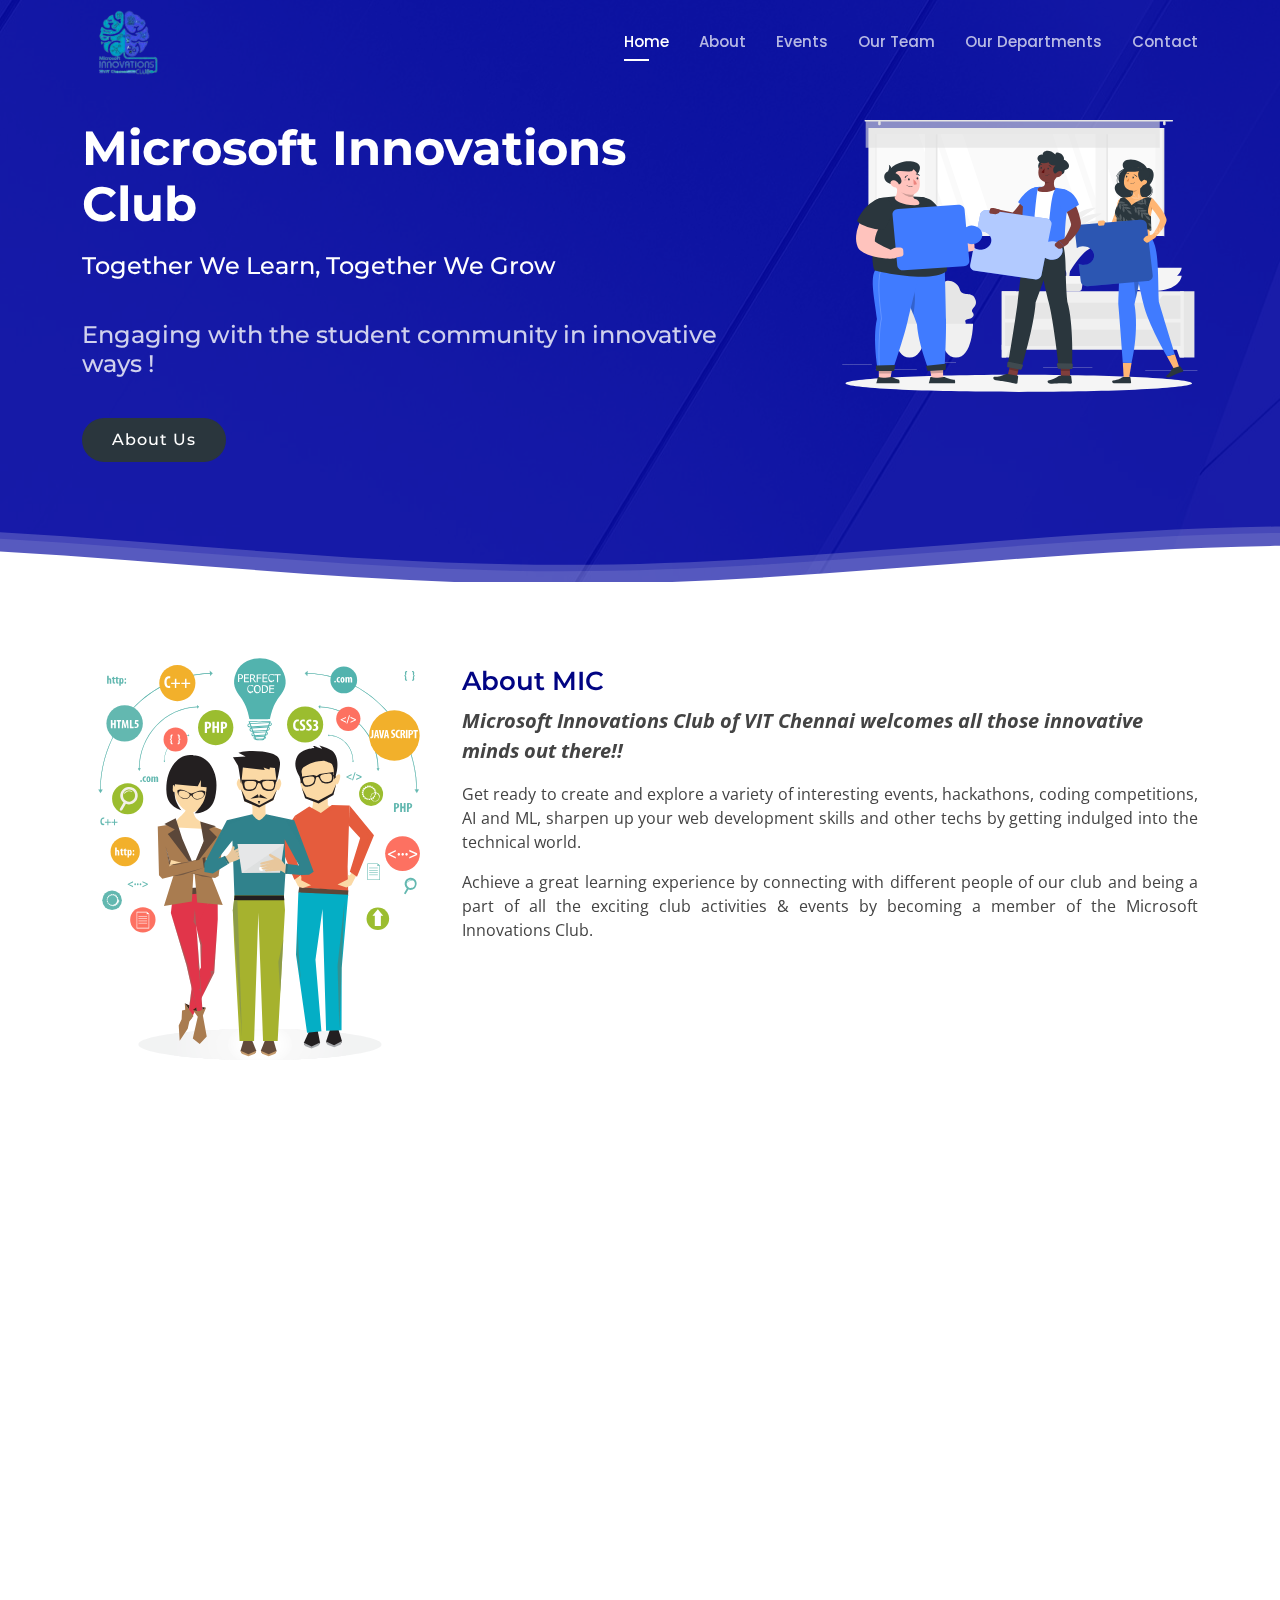
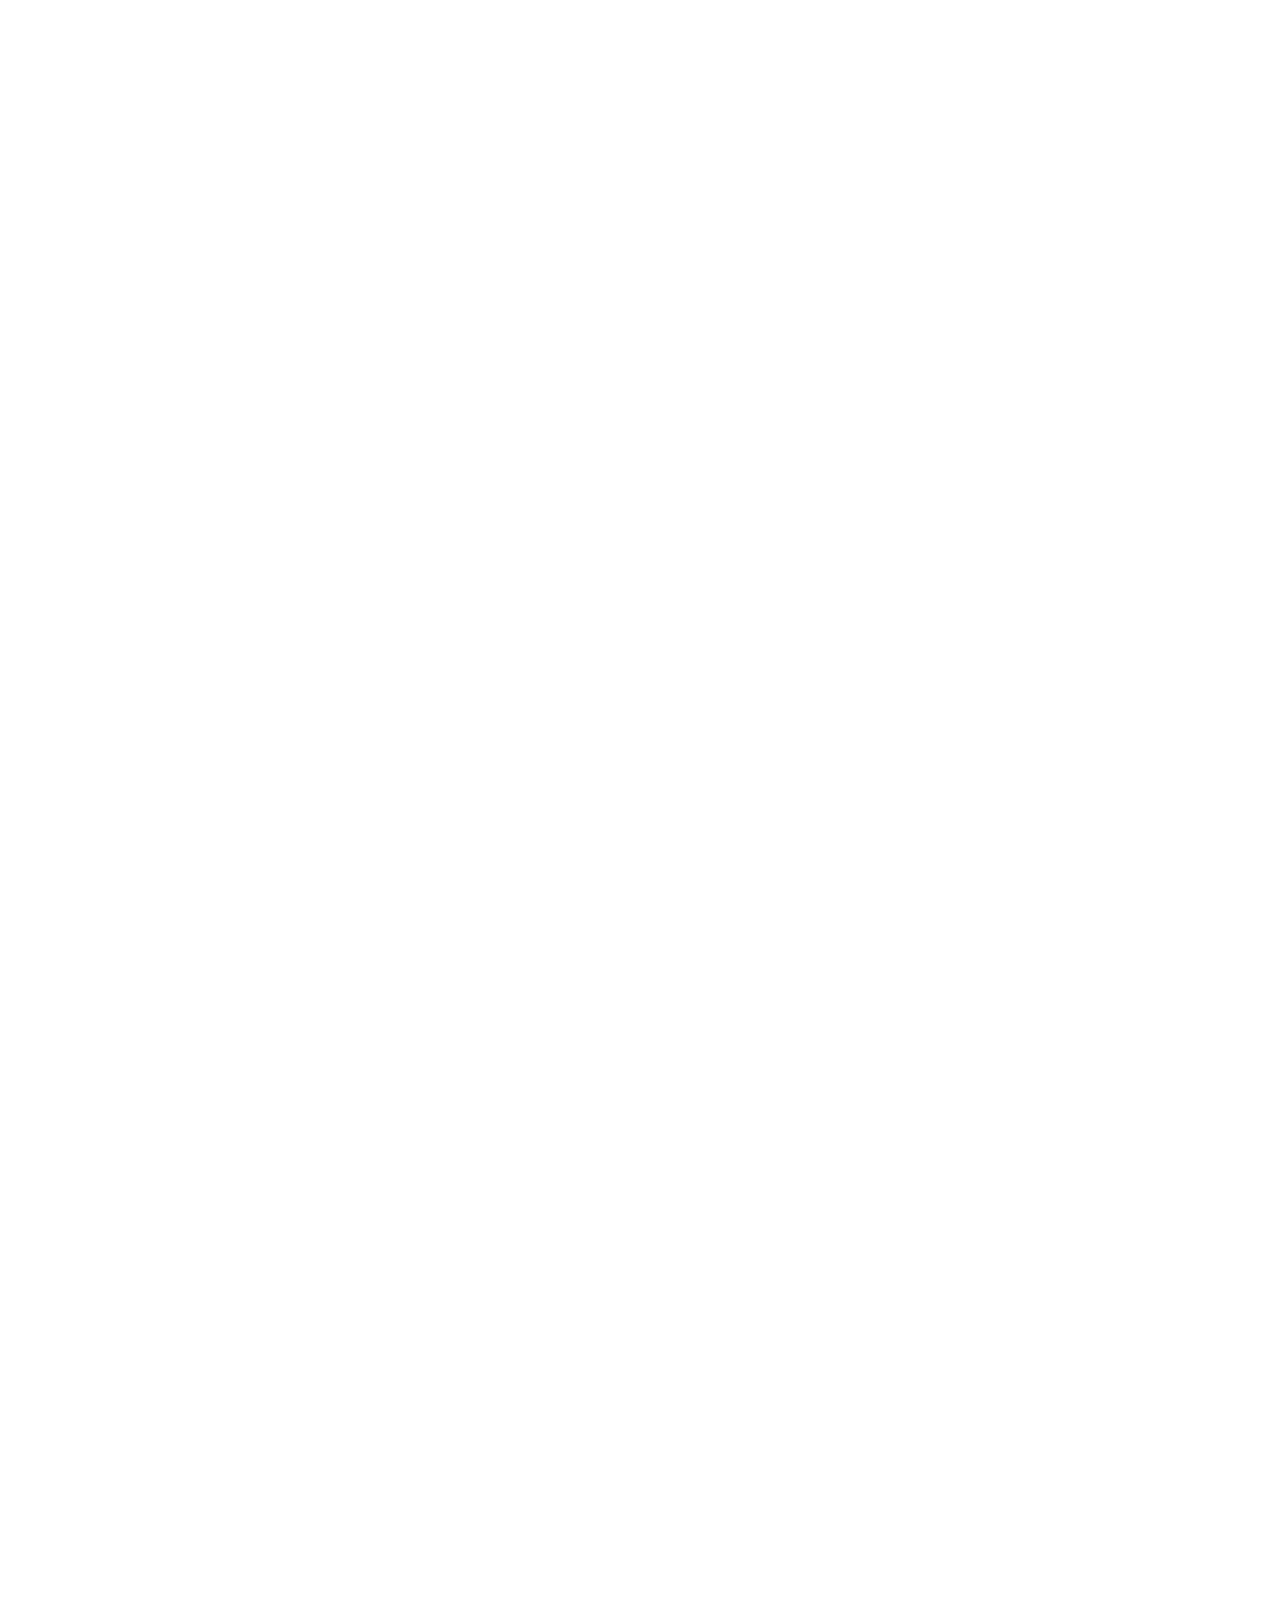
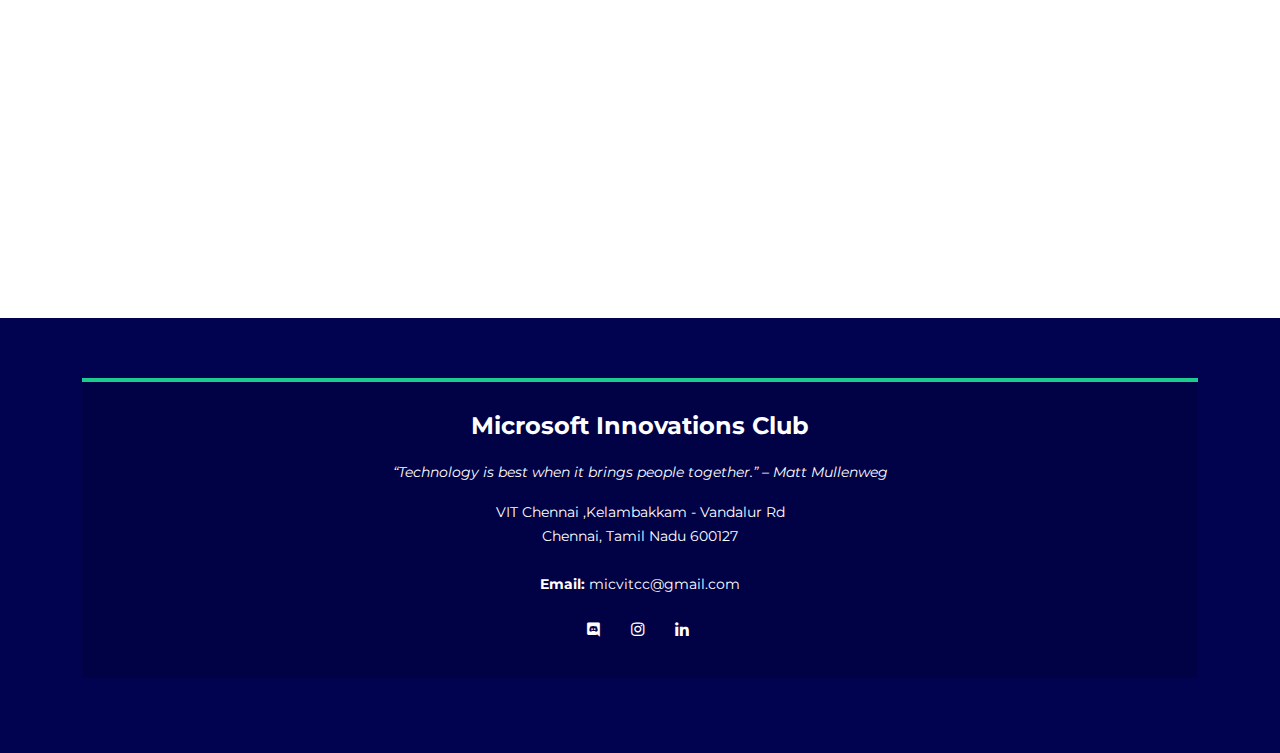
<file: index.html>
<!DOCTYPE html>
<html lang="en">

<head>
  <meta charset="utf-8">
  <meta content="width=device-width, initial-scale=1.0" name="viewport">

  <title>Microsoft Innovations Club</title>
  <meta content="" name="description">
  <meta content="" name="keywords">

  <!-- Favicons -->
  <link href="./assets/img/MIC Logo.svg" rel="icon">
  <link href="assets/img/apple-touch-icon.png" rel="apple-touch-icon">

  <!-- Google Fonts -->
  <link
    href="https://fonts.googleapis.com/css?family=Open+Sans:300,300i,400,400i,600,600i,700,700i|Montserrat:300,300i,400,400i,500,500i,600,600i,700,700i|Poppins:300,300i,400,400i,500,500i,600,600i,700,700i"
    rel="stylesheet">

  <!-- Vendor CSS Files -->
  <link href="assets/vendor/aos/aos.css" rel="stylesheet">
  <link href="assets/vendor/bootstrap/css/bootstrap.min.css" rel="stylesheet">
  <link href="assets/vendor/bootstrap-icons/bootstrap-icons.css" rel="stylesheet">
  <link href="assets/vendor/boxicons/css/boxicons.min.css" rel="stylesheet">
  <link href="assets/vendor/glightbox/css/glightbox.min.css" rel="stylesheet">
  <link href="assets/vendor/remixicon/remixicon.css" rel="stylesheet">
  <link href="assets/vendor/swiper/swiper-bundle.min.css" rel="stylesheet">

  <!-- Template Main CSS File -->
  <link href="assets/css/style.css" rel="stylesheet">

  <!-- =======================================================
  * Template Name: Bootslander - v4.7.0
  * Template URL: https://bootstrapmade.com/bootslander-free-bootstrap-landing-page-template/
  * Author: BootstrapMade.com
  * License: https://bootstrapmade.com/license/
  ======================================================== -->
</head>

<body>

  <!-- ======= Header ======= -->
  <header id="header" class="fixed-top d-flex align-items-center header-transparent">
    <div class="container d-flex align-items-center justify-content-between">

      <div class="logo">
        <a href="index.html"><img src="./assets/img/MIC Logo.svg" /></a>
      </div>

      <nav id="navbar" class="navbar">
        <ul>
          <li><a class="nav-link scrollto active" href="#hero">Home</a></li>
          <li><a class="nav-link scrollto" href="#about">About</a></li>
          <li><a class="nav-link scrollto" href="/events.html">Events</a></li>
          <li><a class="nav-link" href="/team.html">Our Team</a></li>
          <li><a class="nav-link" href="./departments.html">Our Departments</a></a></li>
          <li><a class="nav-link scrollto" href="#contact">Contact</a></li>
        </ul>
        <i class="bi bi-list mobile-nav-toggle"></i>
      </nav><!-- .navbar -->

    </div>
  </header><!-- End Header -->

  <!-- ======= Hero Section ======= -->
  <section id="hero">

    <div class="container">
      <div class="row justify-content-between">
        <div class="col-lg-7 pt-5 pt-lg-0 order-2 order-lg-1 d-flex align-items-center">
          <div data-aos="zoom-out">
            <h1><span>Microsoft Innovations Club</span></h1>
            <h2><span>Together We Learn, Together We Grow</span></h2>
            <h2>Engaging with the student community in innovative ways ! </h2>
            <div class="text-center text-lg-start">
              <a href="#about" class="btn-get-started scrollto">About Us</a>
            </div>
          </div>
        </div>
        <div class="col-lg-4 order-1 order-lg-2 col-sm-10 hero-img" data-aos="zoom-out" data-aos-delay="300">
          <img src="assets/img/Top.svg" />
        </div>
      </div>
    </div>

    <svg class="hero-waves" xmlns="http://www.w3.org/2000/svg" xmlns:xlink="http://www.w3.org/1999/xlink"
      viewBox="0 24 150 28 " preserveAspectRatio="none">
      <defs>
        <path id="wave-path" d="M-160 44c30 0 58-18 88-18s 58 18 88 18 58-18 88-18 58 18 88 18 v44h-352z">
      </defs>
      <g class="wave1">
        <use xlink:href="#wave-path" x="50" y="3" fill="rgba(255,255,255, .1)">
      </g>
      <g class="wave2">
        <use xlink:href="#wave-path" x="50" y="0" fill="rgba(255,255,255, .2)">
      </g>
      <g class="wave3">
        <use xlink:href="#wave-path" x="50" y="9" fill="#fff">
      </g>
    </svg>

  </section><!-- End Hero -->

  <main id="main">
    <!-- ======= Details Section ======= -->
    <section id="about" class="about">
      <div class="container">

        <div class="row content">
          <div class="col-md-4" data-aos="fade-right">
            <img src="assets/img/mic.svg" class="img-fluid" alt="">
          </div>
          <div class="col-md-8 pt-4" data-aos="fade-up">
            <h2>About MIC</h2>
            <p class="fst-italic">
              Microsoft Innovations Club of VIT Chennai welcomes all those innovative minds out there!!
            </p>
            <p class="justified">
              Get ready to create and explore a variety of interesting events, hackathons, coding competitions, AI and
              ML, sharpen up your web development skills and other techs by getting indulged into the technical world.
            </p>
            <p class="justified">
              Achieve a great learning experience by connecting with different people of our club and being a part of
              all the exciting club activities & events by becoming a member of the Microsoft Innovations Club.
            </p>
          </div>
        </div>

        <div class="row content">
          <div class="col-md-4 order-1 order-md-2" data-aos="fade-left">
            <img src="assets/img/university.png" class="img-fluid" alt="">
          </div>
          <div class="col-md-8 pt-5 order-2 order-md-1" data-aos="fade-up">
            <h2>About VIT</h2>
            <p class="fst-italic">
              A place to learn a chance to grow
            </p>
            <p class="justified">
              VIT was established with the aim of providing quality higher education on par with international
              standards. It persistently seeks and adopts innovative methods to improve the quality of higher education
              on a consistent basis.The campus has a cosmopolitan atmosphere with students from all corners of the
              globe. Experienced and learned teachers are strongly encouraged to nurture the students. The global
              standards set at VIT in the field of teaching and research spur us on in our relentless pursuit of
              excellence.
            </p>
            <p class="justified">
              The highly motivated youngsters on the campus are a constant source of pride. Our Memoranda of
              Understanding with various international universities are our major strength. They provide for an exchange
              of students and faculty and encourage joint research projects for the mutual benefit of these
              universities. Many of our students, who pursue their research projects in foreign universities, bring high
              quality to their work and esteem to India and have done us proud. With steady steps, we continue our march
              forward.
            </p>
          </div>
        </div>
        <div class="row content">
          <section id="values" class="values">

            <div class="container" data-aos="fade-up">

              <div class="section-header">
                <h2>Our Values</h2>
              </div>

              <div class="row">

                <div class="col-lg-4" data-aos="fade-up" data-aos-delay="200">
                  <div class="box">
                    <img src="assets/img/values-1.png" class="img-fluid" alt="">
                    <h3>Collaborative</h3>
                    <p>An open and iniviting space for developers to pitch in their ideas and suggestions</p>
                  </div>
                </div>

                <div class="col-lg-4 mt-4 mt-lg-0" data-aos="fade-up" data-aos-delay="400">
                  <div class="box">
                    <img src="assets/img/values-2.png" class="img-fluid" alt="">
                    <h3>Proactive</h3>
                    <p>Working on Upcoming fields and Innovative approaches to problems</p>
                  </div>
                </div>

                <div class="col-lg-4 mt-4 mt-lg-0" data-aos="fade-up" data-aos-delay="600">
                  <div class="box">
                    <img src="assets/img/values-3.png" class="img-fluid" alt="">
                    <h3>Structured</h3>
                    <p>Project teams are organised and structured clearly by assigning specific tasks and deadlines </p>
                  </div>
                </div>

              </div>

            </div>

          </section><!-- End Values Section -->
        </div>
        <div class="row content">
          <div class="col-md-4" data-aos="fade-right">
            <img src="assets/img/about-img.png" class="img-fluid" alt="">
          </div>
          <div class="col-md-8 pt-4" data-aos="fade-up">
            <h2>Our Events</h2>
            <p class="justified">
              MIC conducts various events to effectively connect with the student community and to provide the student
              communitiy with an engaging way to learn.
              We also conduct regular hackathons and collaborate with various other student clubs to conduct exciting
              events .
            </p>
          </div>
        </div>
      </div>
    </section><!-- End Details Section -->

    <!-- ======= Contact Section ======= -->
    <section id="contact" class="contact section-bg">
      <div class="container" data-aos="fade-up">

        <div class="section-title">
          <p>Get in Touch</p>
        </div>
        <br />
        <div class="row">
          <div class="col-lg-3 col-md-6">
            <a href="https://discord.gg/c6EAayHHR3">
              <div class="info-box  mb-4">
                <i class="bx bxl-discord"></i>
                <h3>Join our Discord</h3>
                <p>https://discord.gg/c6EAayHHR3</p>
              </div>
            </a>
          </div>
          <div class="col-lg-6">
            <div class="info-box mb-4">
              <i class="bx bx-map"></i>
              <h3>Our Address</h3>
              <p> VIT Chennai ,Kelambakkam - Vandalur Rd,Chennai, Tamil Nadu 600127</p>
            </div>
          </div>

          <div class="col-lg-3 col-md-6">
            <div class="info-box  mb-4">
              <i class="bx bx-envelope"></i>
              <h3>Email Us</h3>
              <p>micvitcc@gmail.com</p>
            </div>
          </div>
        </div>

        <div class="row">
          <div class="col-lg-3">
          </div>
          <div class="col-lg-12">
            <iframe class="mb-4 mb-lg-0"
              src="https://maps.google.com/maps?width=100%25&amp;height=600&amp;hl=en&amp;q=VIT%20Chennai,%20Kelambakkam%20-%20Vandalur%20Rd,%20Rajan%20Nagar,%20Chennai,%20Tamil%20Nadu%20600127+(VIT%20Chennai)&amp;t=&amp;z=14&amp;ie=UTF8&amp;iwloc=B&amp;output=embed"
              frameborder="0" style="border:0; width: 100%; height: 384px;" allowfullscreen></iframe>
          </div>
        </div>
      </div>
    </section>
    <!-- End Contact Section -->

  </main><!-- End #main -->

  <!-- ======= Footer ======= -->
  <footer id="footer">
    <div class="footer-top">
      <div class="container">
        <div class="footer-info">
          <h3>Microsoft Innovations Club</h3>
          <p class="pb-3"><em>“Technology is best when it brings people together.” – Matt Mullenweg</em></p>
          <p>
            VIT Chennai ,Kelambakkam - Vandalur Rd<br>
            Chennai, Tamil Nadu 600127<br><br>
            <strong>Email:</strong> micvitcc@gmail.com<br>
          </p>
          <div class="social-links mt-3">
            <a href="https://discord.gg/c6EAayHHR3" class="discord"><i class="bx bxl-discord"></i></a>
            <a href="https://www.instagram.com/microsoft.innovations.vitc/" class="instagram"><i
                class="bx bxl-instagram"></i></a>
            <a href="https://www.linkedin.com/company/microsoft-innovations-club-vitc/" class="linkedin"><i
                class="bx bxl-linkedin"></i></a>
          </div>
        </div>
      </div>
    </div>
  </footer><!-- End Footer -->
  <!-- End Footer -->

  <a href="#" class="back-to-top d-flex align-items-center justify-content-center"><i
      class="bi bi-arrow-up-short"></i></a>
  <div id="preloader"></div>

  <!-- Vendor JS Files -->
  <script src="assets/vendor/purecounter/purecounter.js"></script>
  <script src="assets/vendor/aos/aos.js"></script>
  <script src="assets/vendor/bootstrap/js/bootstrap.bundle.min.js"></script>
  <script src="assets/vendor/glightbox/js/glightbox.min.js"></script>
  <script src="assets/vendor/swiper/swiper-bundle.min.js"></script>
  <script src="assets/vendor/php-email-form/validate.js"></script>

  <!-- Template Main JS File -->
  <script src="assets/js/main.js"></script>

</body>

</html>
</file>
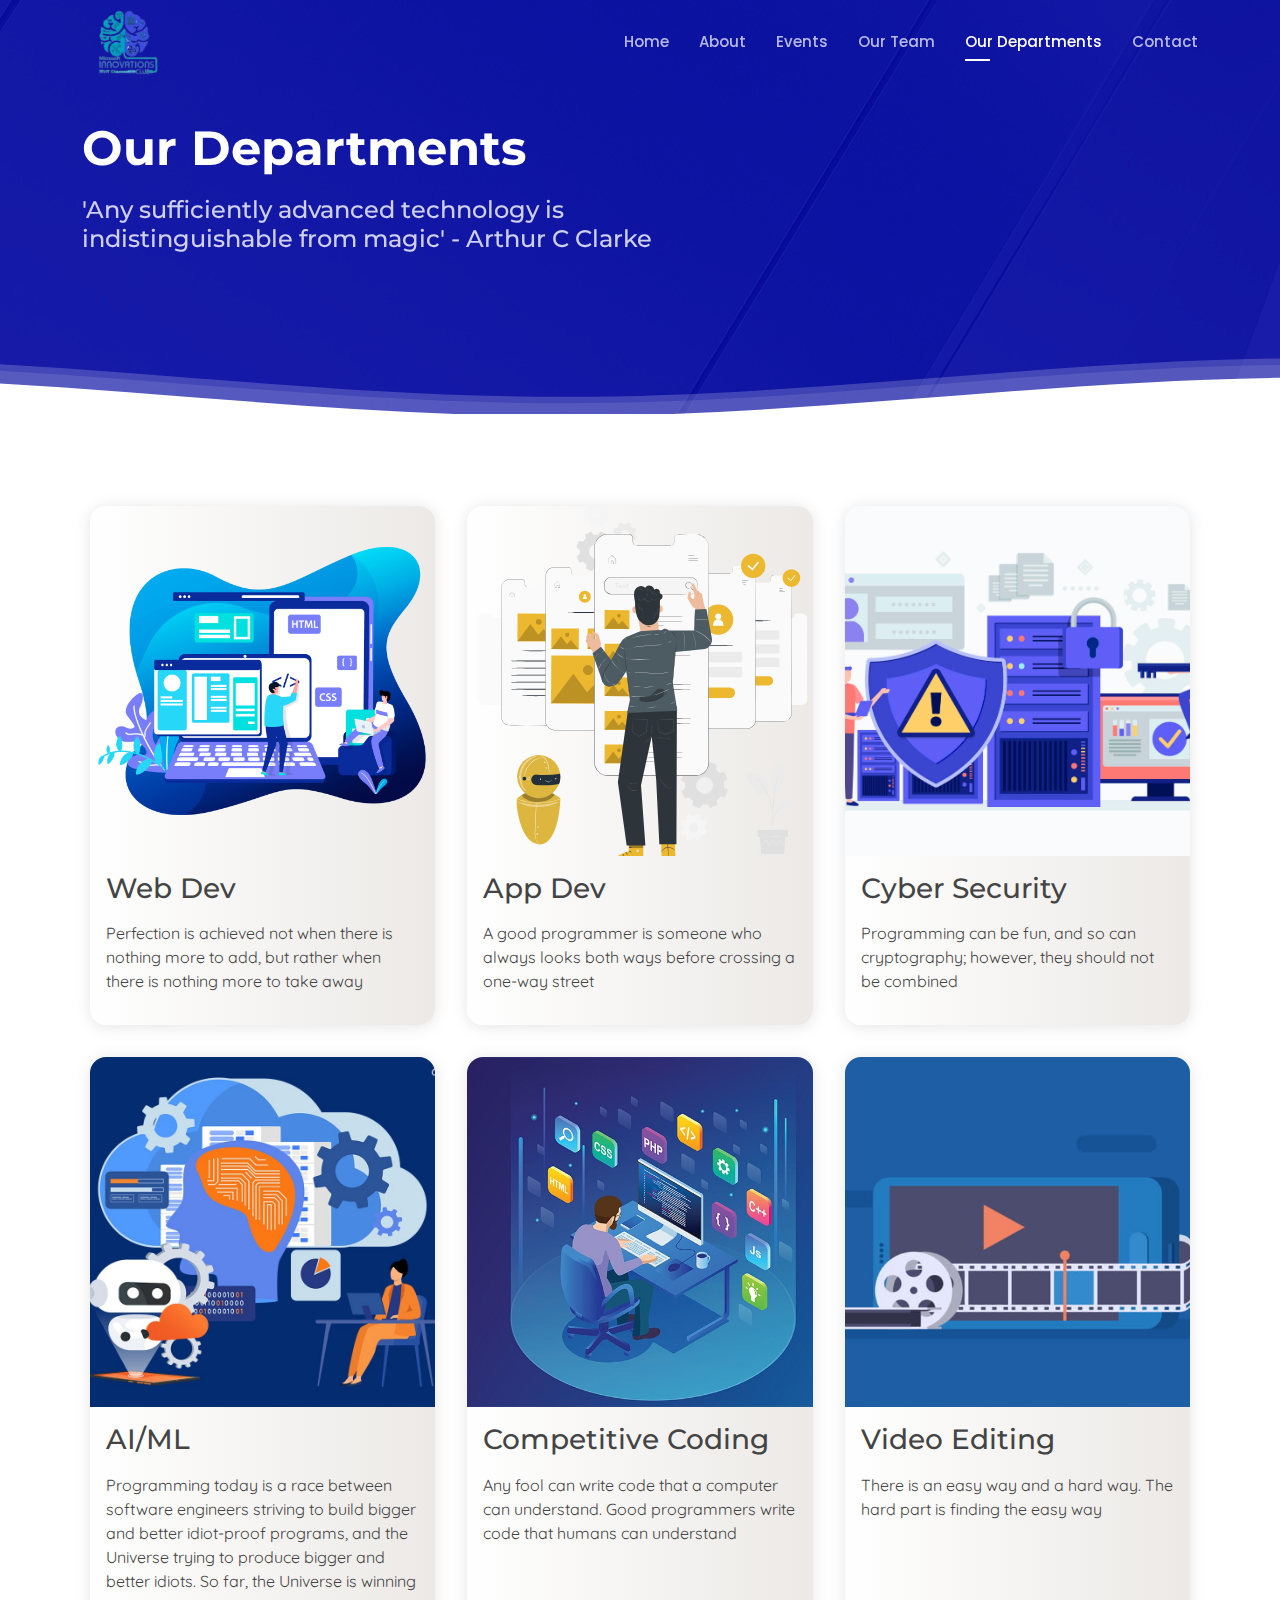
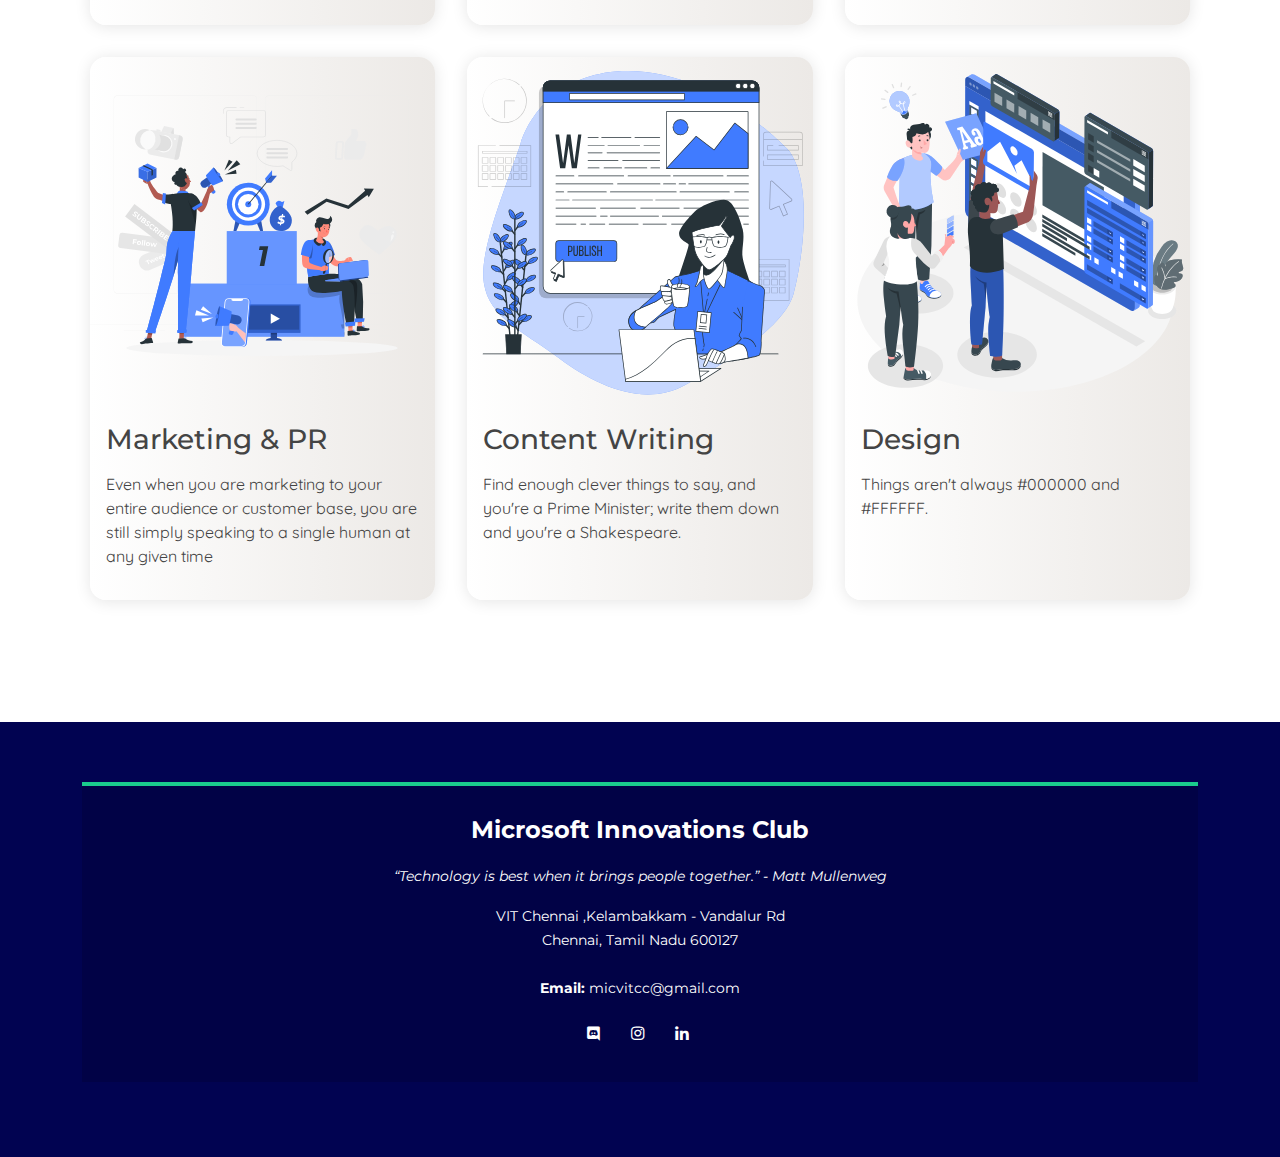
<file: departments.html>
<!DOCTYPE html>
<html lang="en">

<head>
    <meta charset="utf-8">
    <meta content="width=device-width, initial-scale=1.0" name="viewport">

    <title>Our Departments</title>
    <meta content="" name="description">
    <meta content="" name="keywords">

    <!-- Favicons -->
    <link href="./assets/img/MIC Logo.svg" rel="icon">
    <link href="assets/img/apple-touch-icon.png" rel="apple-touch-icon">

    <!-- Google Fonts -->
    <link
        href="https://fonts.googleapis.com/css?family=Open+Sans:300,300i,400,400i,600,600i,700,700i|Montserrat:300,300i,400,400i,500,500i,600,600i,700,700i|Poppins:300,300i,400,400i,500,500i,600,600i,700,700i"
        rel="stylesheet">

    <!-- Vendor CSS Files -->
    <link href="assets/vendor/aos/aos.css" rel="stylesheet">
    <link href="assets/vendor/bootstrap/css/bootstrap.min.css" rel="stylesheet">
    <link href="assets/vendor/bootstrap-icons/bootstrap-icons.css" rel="stylesheet">
    <link href="assets/vendor/boxicons/css/boxicons.min.css" rel="stylesheet">
    <link href="assets/vendor/glightbox/css/glightbox.min.css" rel="stylesheet">
    <link href="assets/vendor/remixicon/remixicon.css" rel="stylesheet">
    <link href="assets/vendor/swiper/swiper-bundle.min.css" rel="stylesheet">

    <!-- Template Main CSS File -->
    <link href="assets/css/style.css" rel="stylesheet">
    <link href="assets/css/departments.css" rel="stylesheet">

    <!-- =======================================================
  * Template Name: Bootslander - v4.7.0
  * Template URL: https://bootstrapmade.com/bootslander-free-bootstrap-landing-page-template/
  * Author: BootstrapMade.com
  * License: https://bootstrapmade.com/license/
  ======================================================== -->
</head>

<body>

    <!-- ======= Header ======= -->
    <header id="header" class="fixed-top d-flex align-items-center header-transparent">
        <div class="container d-flex align-items-center justify-content-between">

            <div class="logo">
                <a href="index.html"><img src="./assets/img/MIC Logo.svg" /></a>
            </div>

            <nav id="navbar" class="navbar">
                <ul>
                    <li><a class="nav-link" href="./index.html#hero">Home</a></li>
                    <li><a class="nav-link" href="./index.html#about">About</a></li>
                    <li><a class="nav-link" href="./events.html">Events</a></li>
                    <li><a class="nav-link" href="./team.html">Our Team</a></li>
                    <li><a class="nav-link active" href="./departments.html">Our Departments</a></a></li>
                    <li><a class="nav-link" href="./index.html#contact">Contact</a></li>
                </ul>
                <i class="bi bi-list mobile-nav-toggle"></i>
            </nav><!-- .navbar -->

        </div>
    </header><!-- End Header -->

    <!-- ======= Hero Section ======= -->
    <section id="hero">

        <div class="container">
            <div class="row justify-content-between">
                <div class="col-lg-7 pt-5 pt-lg-0 order-2 order-lg-1 d-flex align-items-center">
                    <div data-aos="zoom-out">
                        <h1><span>Our Departments</span></h1>
                        <h2>'Any sufficiently advanced technology is indistinguishable from magic'
                            - Arthur C Clarke</h2>
                    </div>
                </div>
            </div>
        </div>

        <svg class="hero-waves" xmlns="http://www.w3.org/2000/svg" xmlns:xlink="http://www.w3.org/1999/xlink"
            viewBox="0 24 150 28 " preserveAspectRatio="none">
            <defs>
                <path id="wave-path" d="M-160 44c30 0 58-18 88-18s 58 18 88 18 58-18 88-18 58 18 88 18 v44h-352z">
            </defs>
            <g class="wave1">
                <use xlink:href="#wave-path" x="50" y="3" fill="rgba(255,255,255, .1)">
            </g>
            <g class="wave2">
                <use xlink:href="#wave-path" x="50" y="0" fill="rgba(255,255,255, .2)">
            </g>
            <g class="wave3">
                <use xlink:href="#wave-path" x="50" y="9" fill="#fff">
            </g>
        </svg>

    </section><!-- End Hero -->

    <main id="main">
        <!-- ======= Departments Section =======-->
        <section id="Department" class="departments">
            <span class="departmentbod">
                <div class="departmentcont">
                    <div class="cards">
                        <div class="cards__header">
                            <img src="./assets/img/web-dev.png" alt="web-dev" class="card__image"
                                width="600" height="350">
                        </div>
                        <div class="cards__body">
                            <h3>Web Dev</h3>
                            <p>Perfection is achieved not when there is nothing more to add, but rather when there is nothing more to take away</p>
                        </div>
                    </div>
                    <div class="cards">
                        <div class="cards__header">
                            <img src="./assets/img/app-dev.svg" alt="app-dev" class="card__image"
                                width="600" height="350">
                        </div>
                        <div class="cards__body">
                            <h3>App Dev</h3>
                            <p>A good programmer is someone who always looks both ways before crossing a one-way street</p>
                        </div>
                    </div>
                    <div class="cards">
                        <div class="cards__header">
                            <img src="./assets/img/cyber-sec.jpg" alt="cyber-sec" class="card__image"
                            width="600" height="350">
                        </div>
                        <div class="cards__body">
                            <h3>Cyber Security</h3>
                            <p>Programming can be fun, and so can cryptography; however, they should not be combined</p>
                        </div>
                    </div>
                    <div class="cards">
                        <div class="cards__header">
                            <img src="./assets/img/AI.jpg" alt="app-dev" class="card__image"
                            width="600" height="350">    
                        </div>
                        <div class="cards__body">
                            <h3>AI/ML</h3>
                            <p>Programming today is a race between software engineers striving to build bigger and better idiot-proof programs, and the Universe trying to produce bigger and better idiots. So far, the Universe is winning</p>
                        </div>
                    </div>
                    <div class="cards">
                        <div class="cards__header">
                            <img src="./assets/img/CP.jpg" alt="app-dev" class="card__image"
                            width="600" height="350">    
                        </div>
                        <div class="cards__body">
                            <h3>Competitive Coding</h3>
                            <p>Any fool can write code that a computer can understand. Good programmers write code that humans can understand</p>
                        </div>
                    </div>
                    <div class="cards">
                        <div class="cards__header">
                            <img src="./assets/img/Video.jpg" alt="app-dev" class="card__image"
                            width="600" height="350">    
                        </div>
                        <div class="cards__body">
                            <h3>Video Editing</h3>
                            <p>There is an easy way and a hard way. The hard part is finding the easy way</p>
                        </div>
                    </div>
                    <div class="cards">
                        <div class="cards__header">
                            <img src="./assets/img/Marketing.svg" alt="Marketing" class="card__image"
                            width="600" height="350">    
                        </div>
                        <div class="cards__body">
                            <h3>Marketing & PR</h3>
                            <p>Even when you are marketing to your entire audience or customer base, you are still simply speaking to a single human at any given time</p>
                        </div>
                    </div>
                    <div class="cards">
                        <div class="cards__header">
                            <img src="./assets/img/Content.svg" alt="content-writing" class="card__image"
                            width="600" height="350">    
                        </div>
                        <div class="cards__body">
                            <h3>Content Writing</h3>
                            <p>Find enough clever things to say, and you're a Prime Minister; write them down and you're a Shakespeare.</p>
                        </div>
                    </div>
                    <div class="cards">
                        <div class="cards__header">
                            <img src="./assets/img/Design.svg" alt="app-dev" class="card__image"
                            width="600" height="350">
                        </div>
                        <div class="cards__body">
                            <h3>Design</h3>
                            <p>Things aren't always #000000 and #FFFFFF.</p>
                        </div>
                    </div>

                </div>
            </span>
        </section>
    </main><!-- End #main -->

    <!-- ======= Footer ======= -->
    <footer id="footer">
        <div class="footer-top">
            <div class="container">
                <div class="footer-info">
                    <h3>Microsoft Innovations Club</h3>
                    <p class="pb-3"><em>“Technology is best when it brings people together.” - Matt Mullenweg</em></p>
                    <p>
                        VIT Chennai ,Kelambakkam - Vandalur Rd<br>
                        Chennai, Tamil Nadu 600127<br><br>
                        <strong>Email:</strong> micvitcc@gmail.com<br>
                    </p>
                    <div class="social-links mt-3">
                        <a href="https://discord.gg/c6EAayHHR3" class="discord"><i class="bx bxl-discord"></i></a>
                        <a href="https://www.instagram.com/microsoft.innovations.vitc/" class="instagram"><i
                                class="bx bxl-instagram"></i></a>
                        <a href="https://www.linkedin.com/company/microsoft-innovations-club-vitc/" class="linkedin"><i
                                class="bx bxl-linkedin"></i></a>
                    </div>
                </div>
            </div>
        </div>
    </footer><!-- End Footer -->

    <a href="#" class="back-to-top d-flex align-items-center justify-content-center"><i
            class="bi bi-arrow-up-short"></i></a>
    <div id="preloader"></div>

    <!-- Vendor JS Files -->
    <script src="assets/vendor/purecounter/purecounter.js"></script>
    <script src="assets/vendor/aos/aos.js"></script>
    <script src="assets/vendor/bootstrap/js/bootstrap.bundle.min.js"></script>
    <script src="assets/vendor/glightbox/js/glightbox.min.js"></script>
    <script src="assets/vendor/swiper/swiper-bundle.min.js"></script>
    <script src="assets/vendor/php-email-form/validate.js"></script>

    <!-- Template Main JS File -->
    <script src="assets/js/main.js"></script>

</body>

</html>
</file>
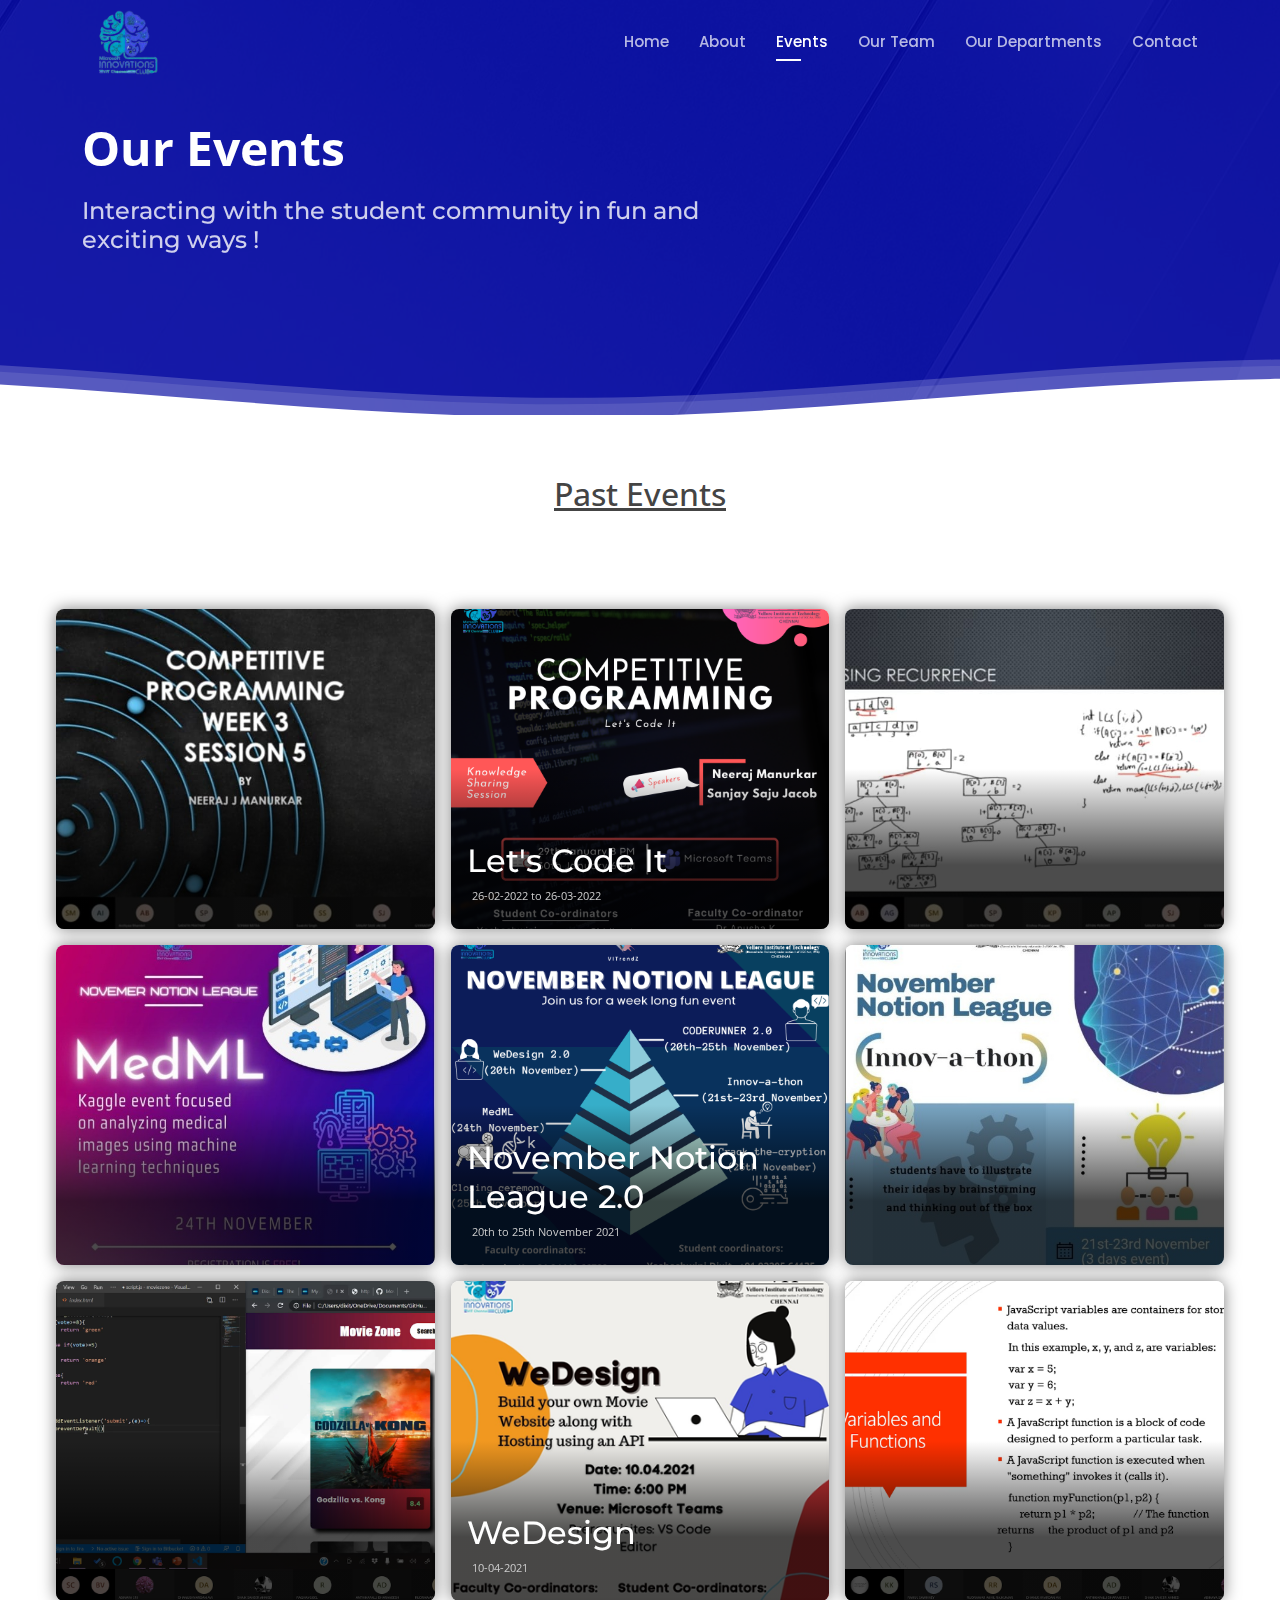
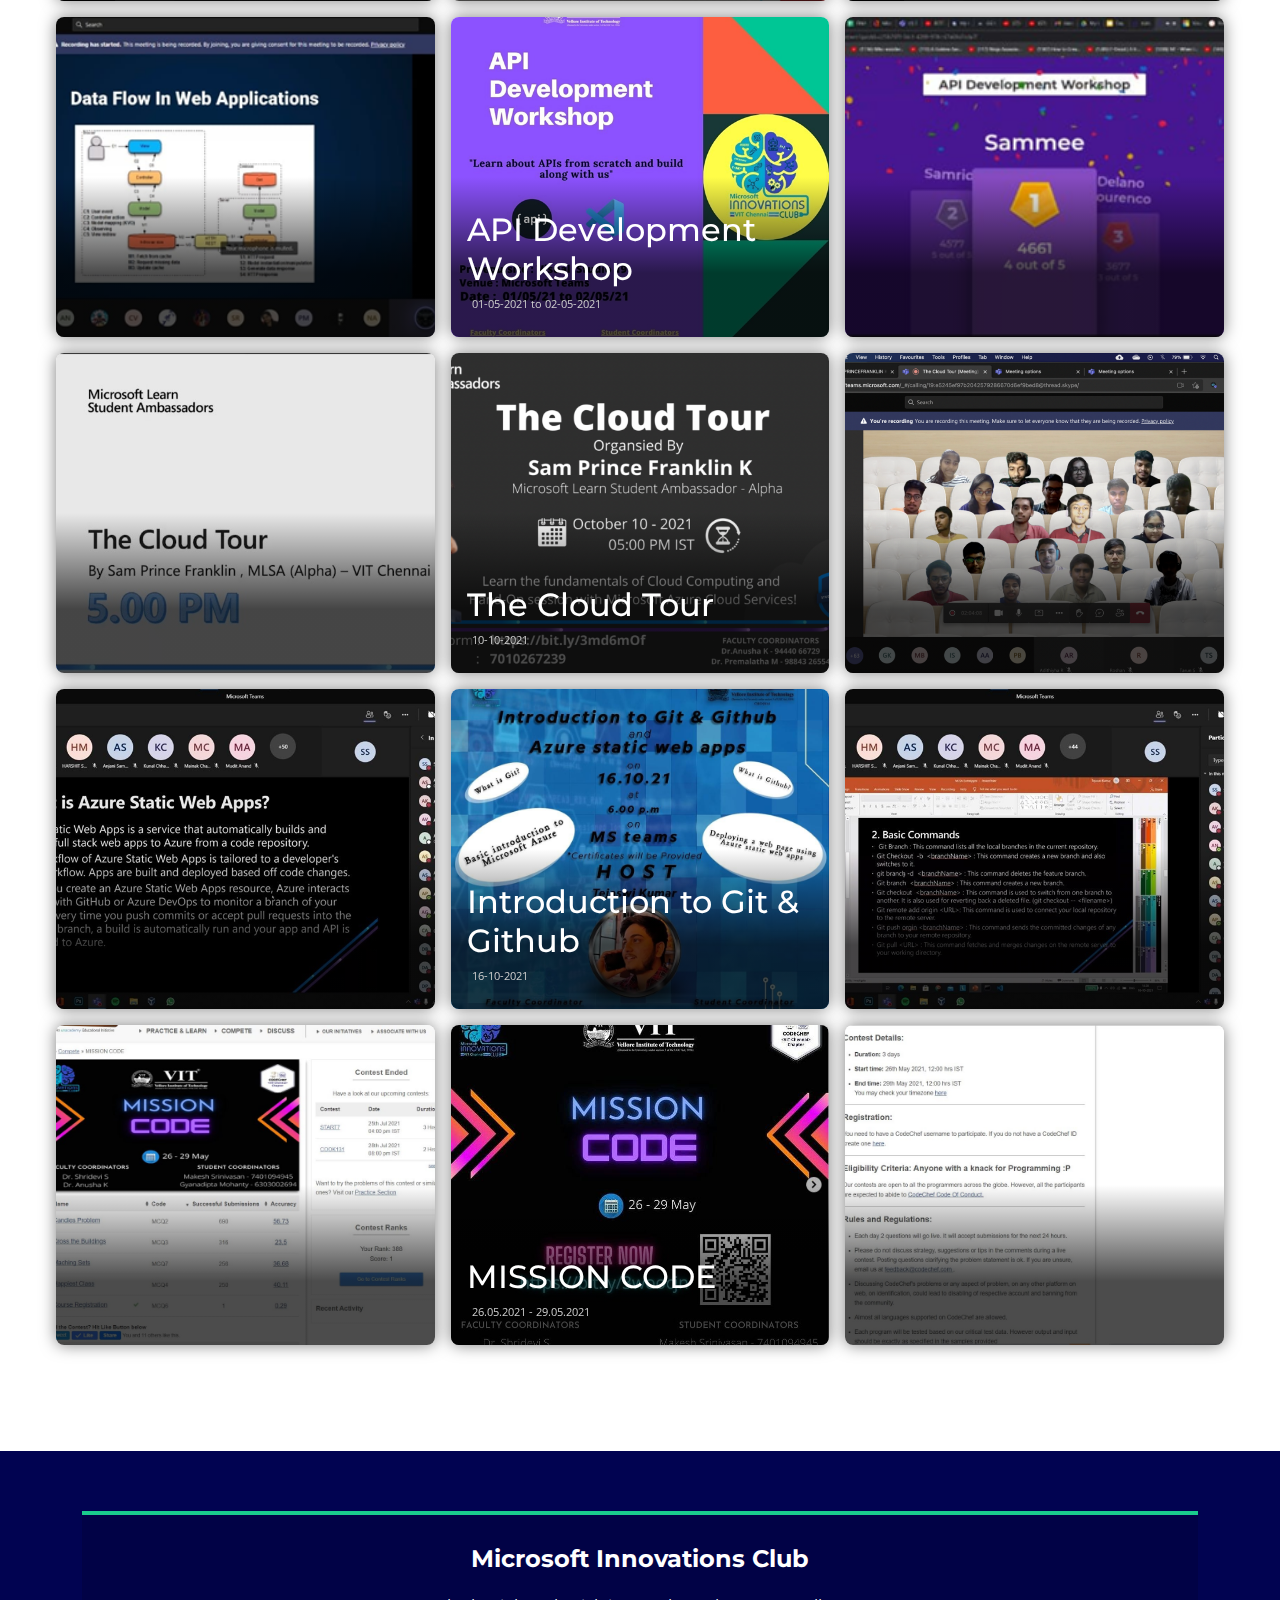
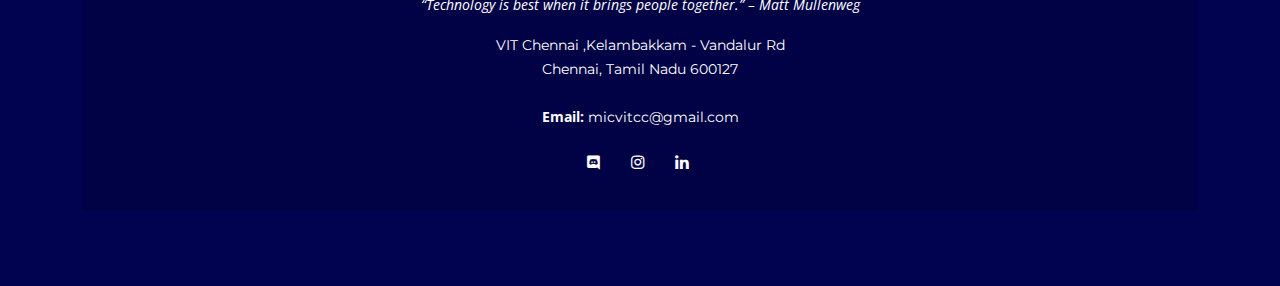
<file: events.html>
<!DOCTYPE html>
<html lang="en">

<head>
  <meta charset="utf-8">
  <meta content="width=device-width, initial-scale=1.0" name="viewport">

  <title>Our events</title>
  <meta content="" name="description">
  <meta content="" name="keywords">

  <!-- Favicons -->
  <link href="./assets/img/MIC Logo.svg" rel="icon">
  <link href="assets/img/apple-touch-icon.png" rel="apple-touch-icon">

  <!-- Google Fonts -->
  <link
    href="https://fonts.googleapis.com/css?family=Open+Sans:300,300i,400,400i,600,600i,700,700i|Montserrat:300,300i,400,400i,500,500i,600,600i,700,700i|Poppins:300,300i,400,400i,500,500i,600,600i,700,700i"
    rel="stylesheet">

  <!-- Vendor CSS Files -->
  <link href="assets/vendor/aos/aos.css" rel="stylesheet">
  <link href="assets/vendor/bootstrap/css/bootstrap.min.css" rel="stylesheet">
  <link href="assets/vendor/bootstrap-icons/bootstrap-icons.css" rel="stylesheet">
  <link href="assets/vendor/boxicons/css/boxicons.min.css" rel="stylesheet">
  <link href="assets/vendor/glightbox/css/glightbox.min.css" rel="stylesheet">
  <link href="assets/vendor/remixicon/remixicon.css" rel="stylesheet">
  <link href="assets/vendor/swiper/swiper-bundle.min.css" rel="stylesheet">

  <!-- Template Main CSS File -->
  <link href="assets/css/style.css" rel="stylesheet">
  <link href="assets/css/events.css" rel="stylesheet">

  <!-- =======================================================
  * Template Name: Bootslander - v4.7.0
  * Template URL: https://bootstrapmade.com/bootslander-free-bootstrap-landing-page-template/
  * Author: BootstrapMade.com
  * License: https://bootstrapmade.com/license/
  ======================================================== -->
</head>

<body>

  <!-- ======= Header ======= -->
  <header id="header" class="fixed-top d-flex align-items-center header-transparent">
    <div class="container d-flex align-items-center justify-content-between">

      <div class="logo">
        <a href="index.html"><img src="./assets/img/MIC Logo.svg" /></a>
      </div>

      <nav id="navbar" class="navbar">
        <ul>
          <li><a class="nav-link" href="./index.html#hero">Home</a></li>
          <li><a class="nav-link" href="./index.html#about">About</a></li>
          <li><a class="nav-link active" href="./events.html">Events</a></li>
          <li><a class="nav-link" href="./team.html">Our Team</a></li>
          <li><a class="nav-link" href="./departments.html">Our Departments</a></a></li>
          <li><a class="nav-link" href="./index.html#contact">Contact</a></li>
        </ul>
        <i class="bi bi-list mobile-nav-toggle"></i>
      </nav><!-- .navbar -->

    </div>
  </header><!-- End Header -->

  <!-- ======= Hero Section ======= -->
  <section id="hero">
    <div class="container">
      <div class="row justify-content-between">
        <div class="col-lg-7 pt-5 pt-lg-0 order-2 order-lg-1 d-flex align-items-center">
          <div data-aos="zoom-out">
            <h1><span>Our Events</span></h1>
            <h2>Interacting with the student community in fun and exciting ways !</h2>
          </div>
        </div>
      </div>
    </div>

    <svg class="hero-waves" xmlns="http://www.w3.org/2000/svg" xmlns:xlink="http://www.w3.org/1999/xlink"
      viewBox="0 24 150 28 " preserveAspectRatio="none">
      <defs>
        <path id="wave-path" d="M-160 44c30 0 58-18 88-18s 58 18 88 18 58-18 88-18 58 18 88 18 v44h-352z">
      </defs>
      <g class="wave1">
        <use xlink:href="#wave-path" x="50" y="3" fill="rgba(255,255,255, .1)">
      </g>
      <g class="wave2">
        <use xlink:href="#wave-path" x="50" y="0" fill="rgba(255,255,255, .2)">
      </g>
      <g class="wave3">
        <use xlink:href="#wave-path" x="50" y="9" fill="#fff">
      </g>
    </svg>

  </section><!-- End Hero -->

  <main id="main">
    <!-- ======= Events Section ======= -->
    <section id="events" class="events">
      <div class="container">
        <h2>
          <center><u>Past Events</center></u>
        </h2>
      </div>
      <br /><br /><br />
      <div class="content-wrapper">
        <div class="news-card">
          <a href="assets/img/events/cp_session_1.jpeg" class="news-card__card-link"></a>
          <img src="assets/img/events/cp_session_1.jpeg" alt="" class="news-card__image">
          <div class="news-card__text-wrapper">
            <div class="news-card__details-wrapper">
            </div>
          </div>
        </div>
        <div class="news-card">
          <a href="assets/img/events/cp-session-1.jpeg" class="news-card__card-link"></a>
          <img src="assets/img/events/cp-session-1.jpeg" alt="" class="news-card__image">
          <div class="news-card__text-wrapper">
            <h2 class="news-card__title">Let's Code It</h2>
            <div class="news-card__post-name">26-02-2022 to 26-03-2022</div>
            <div class="news-card__details-wrapper">
              <p class="news-card__excerpt"> An 8 week long eevngt covering the to expose the
                students to the domain of competitive programming. Covering a wide range of
                topics covering algorithms to data structures and more, with a good mix of
                sessions and assignments.
              </p>
            </div>
          </div>
        </div>
        <div class="news-card">
          <a href="assets/img/events/cp_session_2.jpeg" class="news-card__card-link"></a>
          <img src="assets/img/events/cp_session_2.jpeg" alt="" class="news-card__image">
          <div class="news-card__text-wrapper">
            <div class="news-card__details-wrapper">
            </div>
          </div>
        </div>
        <div class="news-card">
          <a href="assets/img/events/nnl-1.jpeg" class="news-card__card-link"></a>
          <img src="assets/img/events/nnl-1.jpeg" alt="" class="news-card__image">
          <div class="news-card__text-wrapper">
            <div class="news-card__details-wrapper">
            </div>
          </div>
        </div>
        <div class="news-card">
          <a href="assets/img/events/nnl.png" class="news-card__card-link"></a>
          <img src="assets/img/events/nnl.png" alt="" class="news-card__image">
          <div class="news-card__text-wrapper">
            <h2 class="news-card__title">November Notion League 2.0</h2>
            <div class="news-card__post-name">20th to 25th November 2021</div>
            <div class="news-card__details-wrapper">
              <p class="news-card__excerpt"> A 5-day long event consisting of 5 tracks focussing on different domains of
                technology ranging from coding, web design, digital forensics, AI/ML, to ideation.
              </p>
            </div>
          </div>
        </div>
        <div class="news-card">
          <a href="assets/img/events/nnl1.jpeg" class="news-card__card-link"></a>
          <img src="assets/img/events/nnl1.jpeg" alt="" class="news-card__image">
          <div class="news-card__text-wrapper">
            <div class="news-card__details-wrapper">
            </div>
          </div>
        </div>
        <div class="news-card">
          <a href="assets/img/events/WeDesign-1.png" class="news-card__card-link"></a>
          <img src="assets/img/events/WeDesign-1.png" alt="" class="news-card__image">
          <div class="news-card__text-wrapper">
            <div class="news-card__details-wrapper">
            </div>
          </div>
        </div>
        <div class="news-card">
          <a href="assets/img/events/WeDesign.png" class="news-card__card-link"></a>
          <img src="assets/img/events/WeDesign.png" alt="" class="news-card__image">
          <div class="news-card__text-wrapper">
            <h2 class="news-card__title">WeDesign</h2>
            <div class="news-card__post-name">10-04-2021</div>
            <div class="news-card__details-wrapper">
              <p class="news-card__excerpt"> WeDesign was a front-end development workshop. We focused on teaching
                participants how to build a one-page website using pure HTML, CSS, and JavaScript, and how to use the
                TMDB API for their data. Created a searchable movie website and hosted it on Github pages.</p>
            </div>
          </div>
        </div>
        <div class="news-card">
          <a href="assets/img/events/WeDesign1.png" class="news-card__card-link"></a>
          <img src="assets/img/events/WeDesign1.png" alt="" class="news-card__image">
          <div class="news-card__text-wrapper">
            <div class="news-card__details-wrapper">
            </div>
          </div>
        </div>
        <div class="news-card">
          <a href="assets/img/events/APIDev-1.png" class="news-card__card-link"></a>
          <img src="assets/img/events/APIDev-1.png" alt="" class="news-card__image">
          <div class="news-card__text-wrapper">
            <div class="news-card__details-wrapper">
            </div>
          </div>
        </div>
        <div class="news-card">
          <a href="assets/img/events/APIDev.png" class="news-card__card-link"></a>
          <img src="assets/img/events/APIDev.png" alt="" class="news-card__image">
          <div class="news-card__text-wrapper">
            <h2 class="news-card__title">API Development Workshop</h2>
            <div class="news-card__post-name">01-05-2021 to 02-05-2021</div>
            <div class="news-card__details-wrapper">
              <p class="news-card__excerpt"> A 2-day workshop about backend API development, covering both the
                theoretical and practical aspects of the same. It covered hands-on development of APIs using 2 popular
                frameworks: Flask (Python) and .NET (C#).</p>
            </div>
          </div>
        </div>
        <div class="news-card">
          <a href="assets/img/events/APIDev1.png" class="news-card__card-link"></a>
          <img src="assets/img/events/APIDev1.png" alt="" class="news-card__image">
          <div class="news-card__text-wrapper">
            <div class="news-card__details-wrapper">
            </div>
          </div>
        </div>
        <div class="news-card">
          <a href="assets/img/events/CloudTour-1.png" class="news-card__card-link"></a>
          <img src="assets/img/events/cloudalt.jpeg" alt="" class="news-card__image">
          <div class="news-card__text-wrapper">
            <div class="news-card__details-wrapper">
            </div>
          </div>
        </div>
        <div class="news-card">
          <a href="assets/img/events/CloudTour.png" class="news-card__card-link"></a>
          <img src="assets/img/events/CloudTour.png" alt="" class="news-card__image">
          <div class="news-card__text-wrapper">
            <h2 class="news-card__title">The Cloud Tour</h2>
            <div class="news-card__post-name">10-10-2021</div>
            <div class="news-card__details-wrapper">
              <p class="news-card__excerpt"> This event was based on Cloud Computing using Microsoft Azure cloud
                services. The participants worked together with the speaker and created a Virtual Machine using Azure
                and deployed it as a static website on Azure Portal. In addition to this, the application procedure for
                Microsoft Learn Student Ambassador Program was also unfurled. </p>
            </div>
          </div>
        </div>
        <div class="news-card">
          <a href="assets/img/events/CloudTour1.png" class="news-card__card-link"></a>
          <img src="assets/img/events/CloudTour1.png" alt="" class="news-card__image">
          <div class="news-card__text-wrapper">
            <div class="news-card__details-wrapper">
            </div>
          </div>
        </div>
        <div class="news-card">
          <a href="assets/img/events/GITHUB-1.png" class="news-card__card-link"></a>
          <img src="assets/img/events/GITHUB-1.png" alt="" class="news-card__image">
          <div class="news-card__text-wrapper">
            <div class="news-card__details-wrapper">
            </div>
          </div>
        </div>
        <div class="news-card">
          <a href="assets/img/events/GITHUB.png" class="news-card__card-link"></a>
          <img src="assets/img/events/GITHUB.png" alt="" class="news-card__image">
          <div class="news-card__text-wrapper">
            <h2 class="news-card__title">Introduction to Git & Github</h2>
            <div class="news-card__post-name">16-10-2021</div>
            <div class="news-card__details-wrapper">
              <p class="news-card__excerpt"> This was a hands-on workshop on Git, Github and Azure and static web apps.
                Basic terminologies related to Git, GitHub, Azure Cloud Platform, Azure Static webpage services were
                covered.
              </p>
            </div>
          </div>
        </div>
        <div class="news-card">
          <a href="assets/img/events/GITHUB1.png" class="news-card__card-link"></a>
          <img src="assets/img/events/GITHUB1.png" alt="" class="news-card__image">
          <div class="news-card__text-wrapper">
            <div class="news-card__details-wrapper">
            </div>
          </div>
        </div>
        <div class="news-card">
          <a href="assets/img/events/missoncode-1.jpg" class="news-card__card-link"></a>
          <img src="assets/img/events/missoncode-1.jpg" alt="" class="news-card__image">
          <div class="news-card__text-wrapper">
            <div class="news-card__details-wrapper">
            </div>
          </div>
        </div>
        <div class="news-card">
          <a href="assets/img/events/missoncode.jpg" class="news-card__card-link"></a>
          <img src="assets/img/events/missoncode.jpg" alt="" class="news-card__image">
          <div class="news-card__text-wrapper">
            <h2 class="news-card__title">MISSION CODE</h2>
            <div class="news-card__post-name">26.05.2021 - 29.05.2021 </div>
            <div class="news-card__details-wrapper">
              <p class="news-card__excerpt">MISSION CODE was a 3-day event from 26th - 29th May 2021 which comprised of
                2 questions each day starting at 12 noon. Each participant was given 24 hours to answer the questions,
                cumulatively the participants attempted 6 questions over the period of three days.
              </p>
            </div>
          </div>
        </div>
        <div class="news-card">
          <a href="assets/img/events/missoncode1.jpg" class="news-card__card-link"></a>
          <img src="assets/img/events/missoncode1.jpg" alt="" class="news-card__image">
          <div class="news-card__text-wrapper">
            <div class="news-card__details-wrapper">
            </div>
          </div>
        </div>

      </div>
    </section>
  </main>
  <!-- ======= Footer ======= -->
  <footer id="footer">
    <div class="footer-top">
      <div class="container">
        <div class="footer-info">
          <h3>Microsoft Innovations Club</h3>
          <p class="pb-3"><em>“Technology is best when it brings people together.” – Matt Mullenweg</em></p>
          <p>
            VIT Chennai ,Kelambakkam - Vandalur Rd<br>
            Chennai, Tamil Nadu 600127<br><br>
            <strong>Email:</strong> micvitcc@gmail.com<br>
          </p>
          <div class="social-links mt-3">
            <a href="https://discord.gg/c6EAayHHR3" class="discord"><i class="bx bxl-discord"></i></a>
            <a href="https://www.instagram.com/microsoft.innovations.vitc/" class="instagram"><i
                class="bx bxl-instagram"></i></a>
            <a href="https://www.linkedin.com/company/microsoft-innovations-club-vitc/" class="linkedin"><i
                class="bx bxl-linkedin"></i></a>
          </div>
        </div>
      </div>
    </div>
  </footer><!-- End Footer -->

  <a href="#" class="back-to-top d-flex align-items-center justify-content-center"><i
      class="bi bi-arrow-up-short"></i></a>
  <div id="preloader"></div>

  <!-- Vendor JS Files -->
  <script src="assets/vendor/purecounter/purecounter.js"></script>
  <script src="assets/vendor/aos/aos.js"></script>
  <script src="assets/vendor/bootstrap/js/bootstrap.bundle.min.js"></script>
  <script src="assets/vendor/glightbox/js/glightbox.min.js"></script>
  <script src="assets/vendor/swiper/swiper-bundle.min.js"></script>
  <script src="assets/vendor/php-email-form/validate.js"></script>

  <!-- Template Main JS File -->
  <script src="assets/js/main.js"></script>

</body>

</html>
</file>
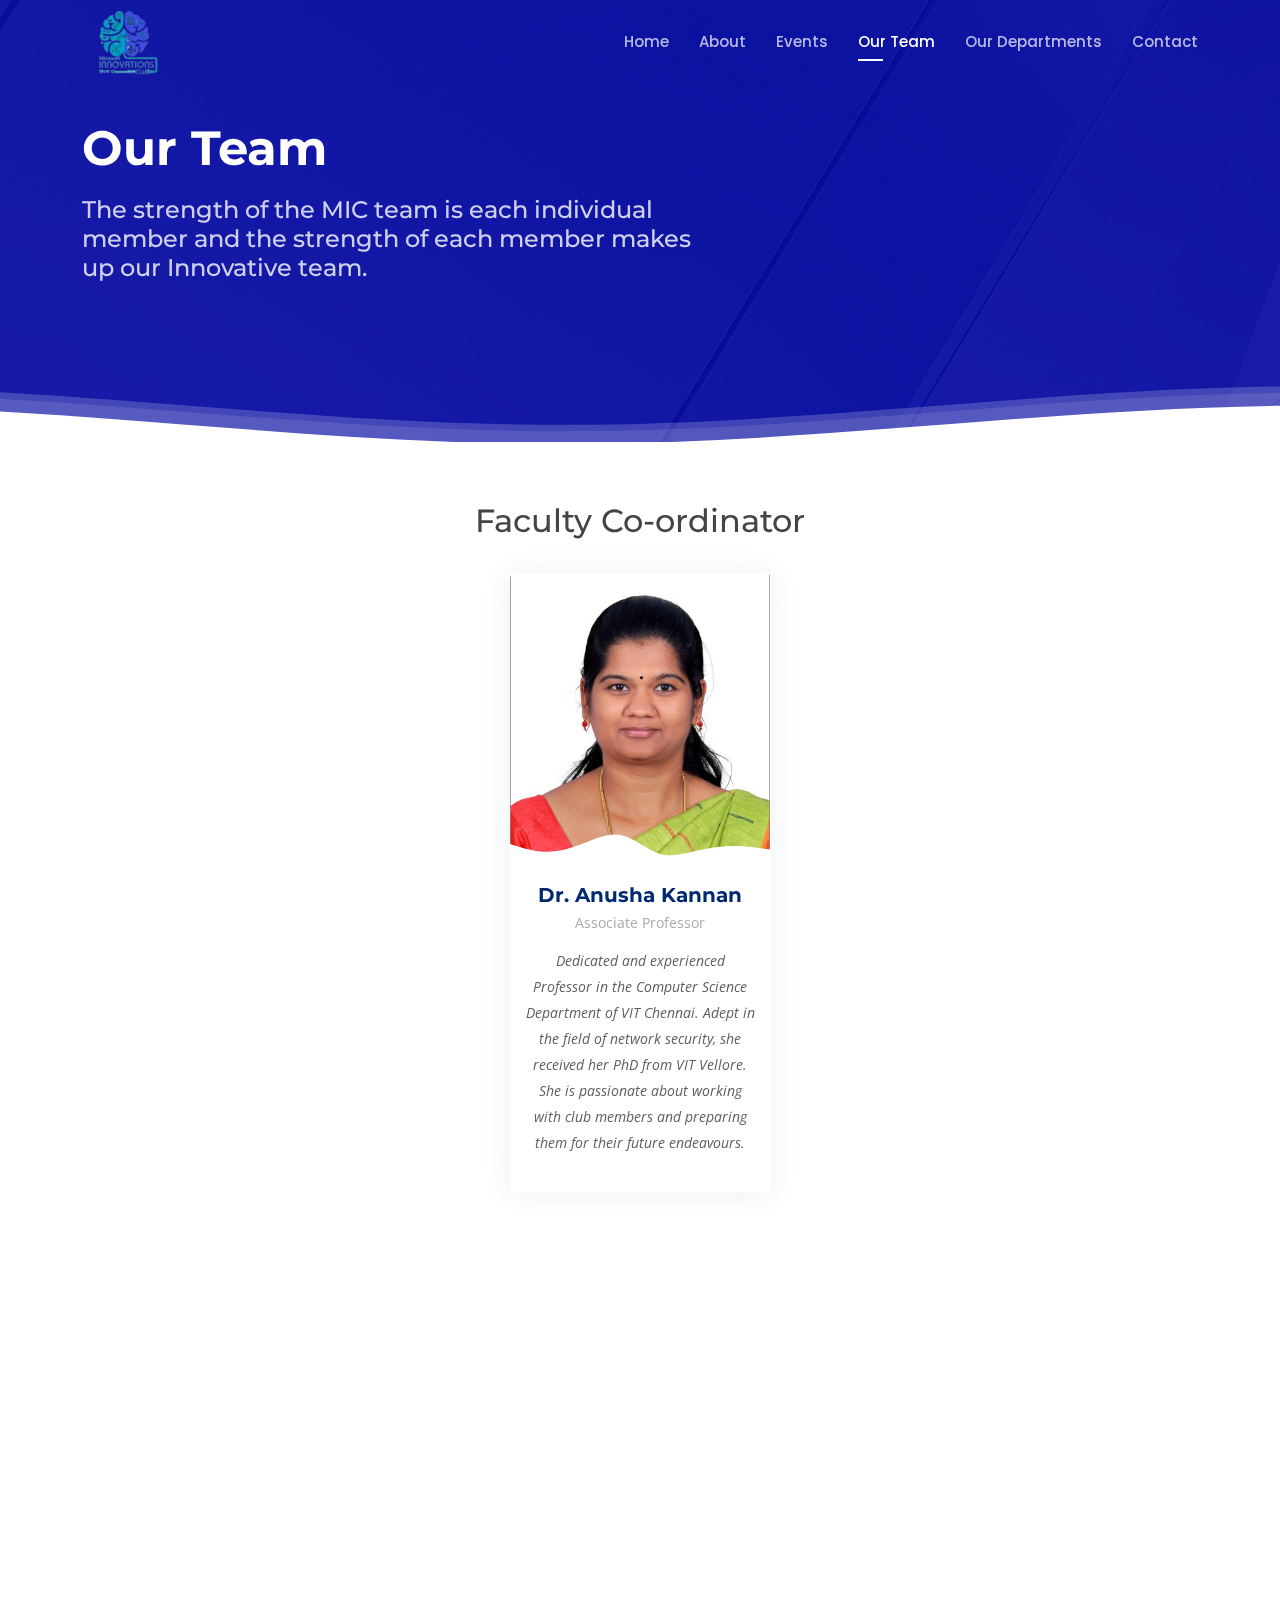
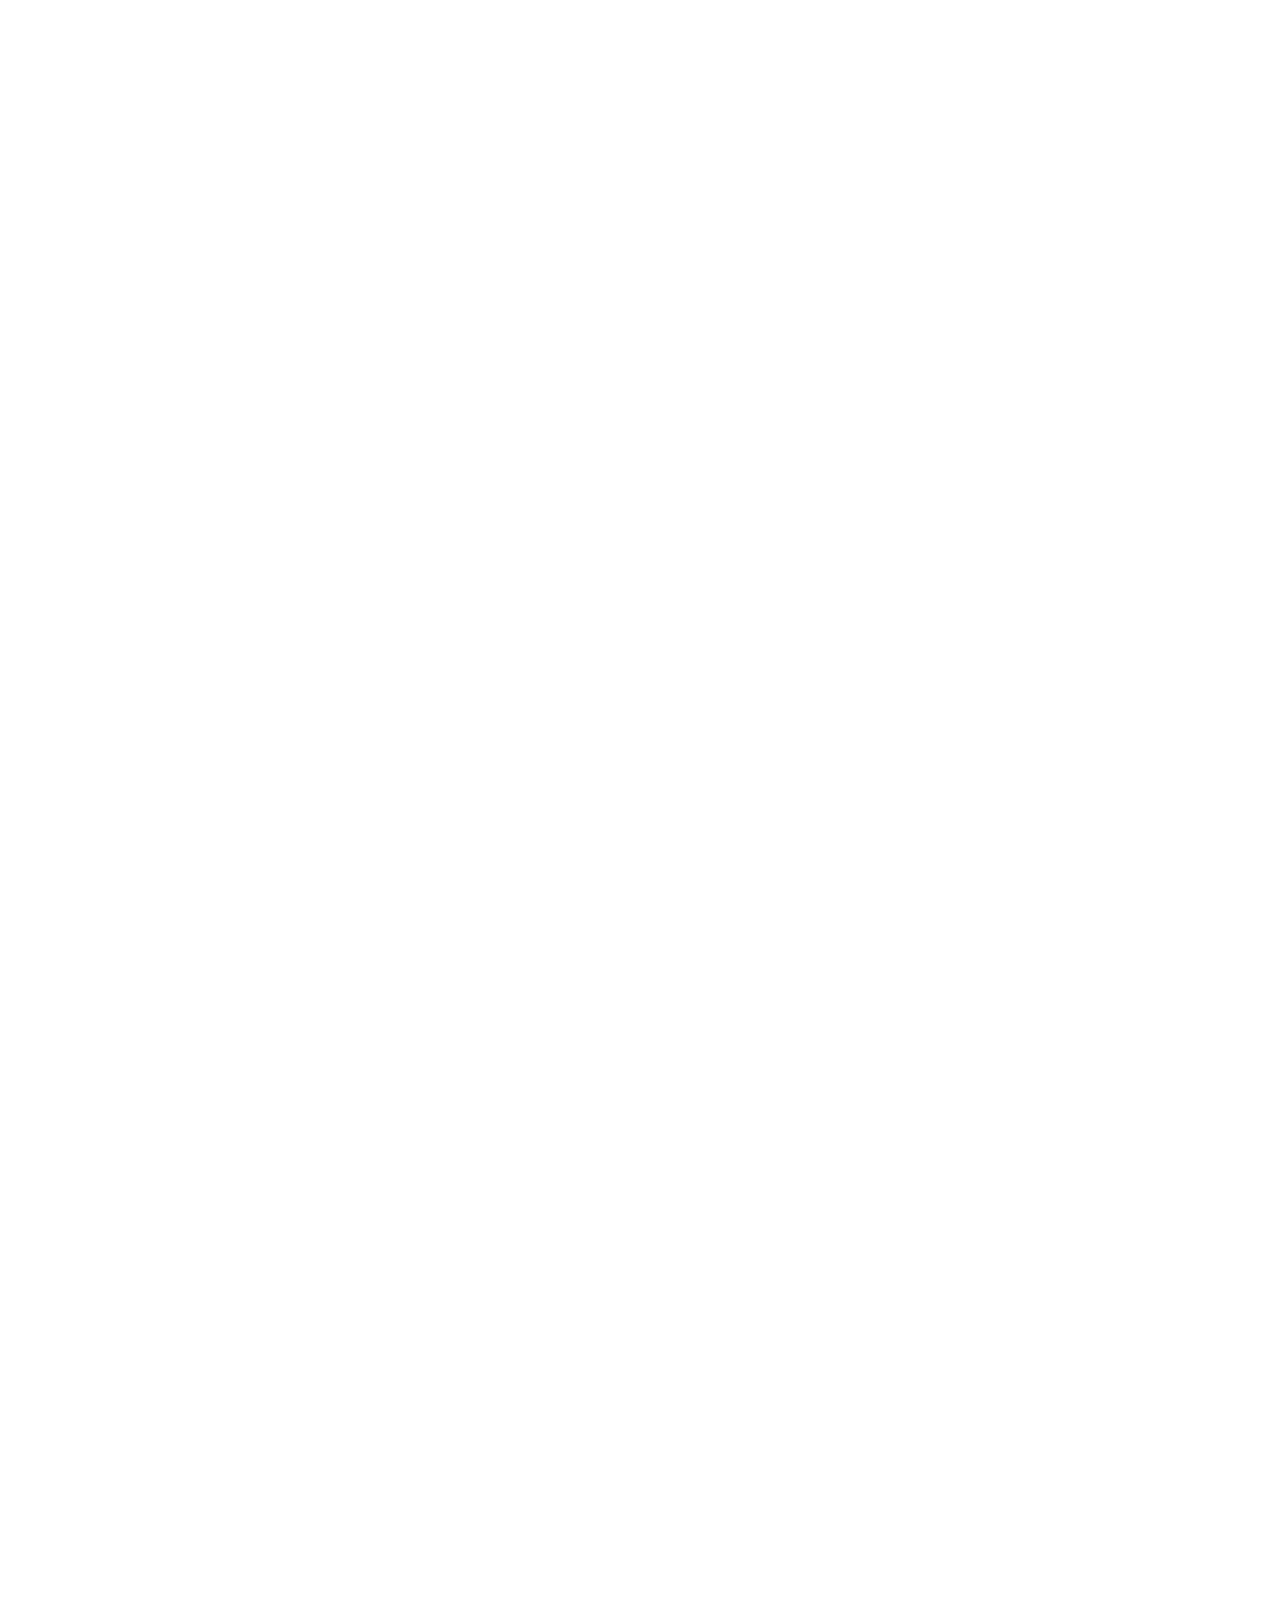
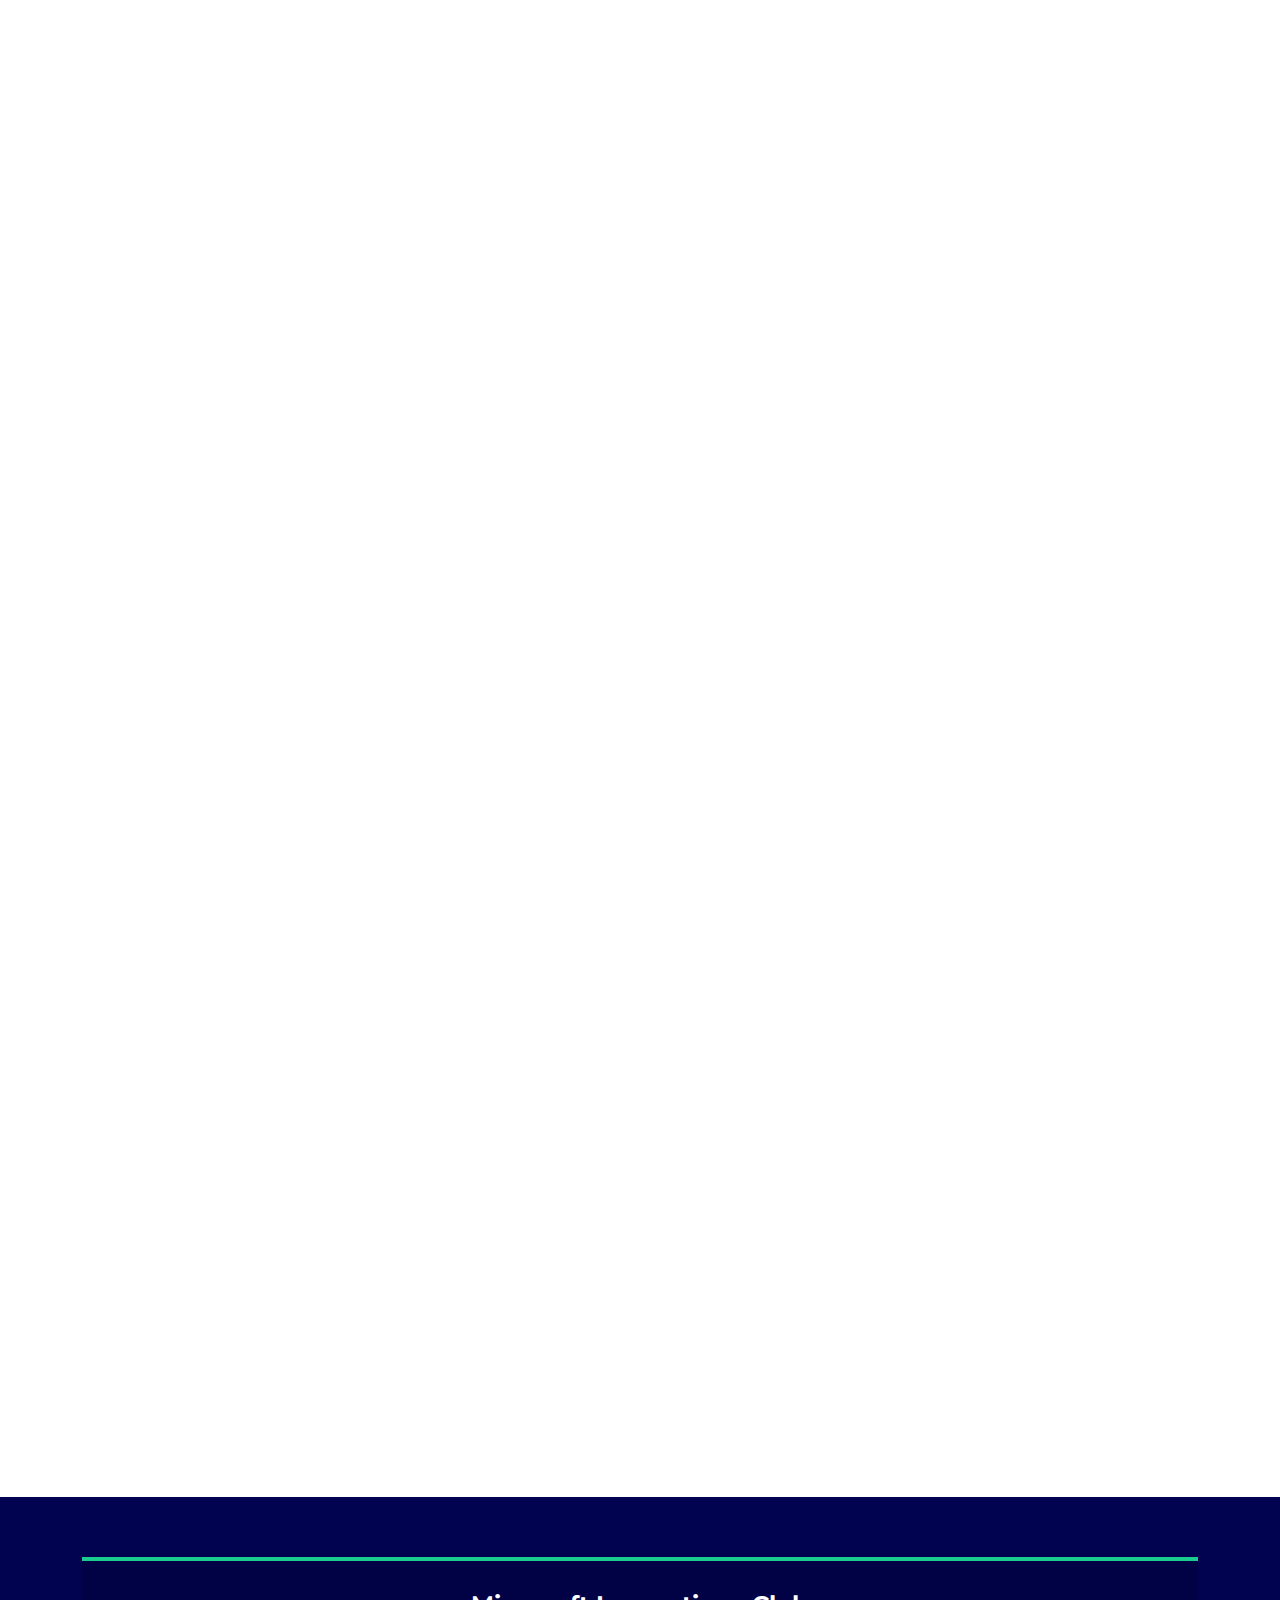
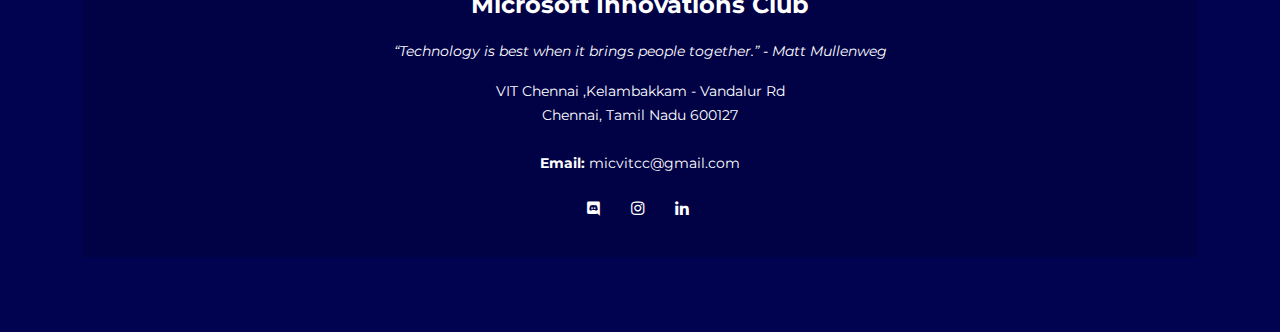
<file: team.html>
<!DOCTYPE html>
<html lang="en">

<head>
  <meta charset="utf-8">
  <meta content="width=device-width, initial-scale=1.0" name="viewport">

  <title>Our Team</title>
  <meta content="" name="description">
  <meta content="" name="keywords">

  <!-- Favicons -->
  <link href="./assets/img/MIC Logo.svg" rel="icon">
  <link href="assets/img/apple-touch-icon.png" rel="apple-touch-icon">

  <!-- Google Fonts -->
  <link
    href="https://fonts.googleapis.com/css?family=Open+Sans:300,300i,400,400i,600,600i,700,700i|Montserrat:300,300i,400,400i,500,500i,600,600i,700,700i|Poppins:300,300i,400,400i,500,500i,600,600i,700,700i"
    rel="stylesheet">

  <!-- Vendor CSS Files -->
  <link href="assets/vendor/aos/aos.css" rel="stylesheet">
  <link href="assets/vendor/bootstrap/css/bootstrap.min.css" rel="stylesheet">
  <link href="assets/vendor/bootstrap-icons/bootstrap-icons.css" rel="stylesheet">
  <link href="assets/vendor/boxicons/css/boxicons.min.css" rel="stylesheet">
  <link href="assets/vendor/glightbox/css/glightbox.min.css" rel="stylesheet">
  <link href="assets/vendor/remixicon/remixicon.css" rel="stylesheet">
  <link href="assets/vendor/swiper/swiper-bundle.min.css" rel="stylesheet">

  <!-- Template Main CSS File -->
  <link href="assets/css/style.css" rel="stylesheet">
  <link href="assets/css/team.css" rel="stylesheet">

  <!-- =======================================================
  * Template Name: Bootslander - v4.7.0
  * Template URL: https://bootstrapmade.com/bootslander-free-bootstrap-landing-page-template/
  * Author: BootstrapMade.com
  * License: https://bootstrapmade.com/license/
  ======================================================== -->
</head>

<body>

  <!-- ======= Header ======= -->
  <header id="header" class="fixed-top d-flex align-items-center header-transparent">
    <div class="container d-flex align-items-center justify-content-between">

      <div class="logo">
        <a href="index.html"><img src="./assets/img/MIC Logo.svg" /></a>
      </div>

      <nav id="navbar" class="navbar">
        <ul>
          <li><a class="nav-link" href="./index.html#hero">Home</a></li>
          <li><a class="nav-link" href="./index.html#about">About</a></li>
          <li><a class="nav-link" href="./events.html">Events</a></li>
          <li><a class="nav-link active" href="./team.html">Our Team</a></li>
          <li><a class="nav-link" href="./departments.html">Our Departments</a></a></li>
          <li><a class="nav-link" href="./index.html#contact">Contact</a></li>
        </ul>
        <i class="bi bi-list mobile-nav-toggle"></i>
      </nav><!-- .navbar -->

    </div>
  </header><!-- End Header -->

  <!-- ======= Hero Section ======= -->
  <section id="hero">

    <div class="container">
      <div class="row justify-content-between">
        <div class="col-lg-7 pt-5 pt-lg-0 order-2 order-lg-1 d-flex align-items-center">
          <div data-aos="zoom-out">
            <h1><span>Our Team</span></h1>
            <h2>The strength of the MIC team is each individual member and the strength of each member makes up our
              Innovative team.</h2>
          </div>
        </div>
      </div>
    </div>

    <svg class="hero-waves" xmlns="http://www.w3.org/2000/svg" xmlns:xlink="http://www.w3.org/1999/xlink"
      viewBox="0 24 150 28 " preserveAspectRatio="none">
      <defs>
        <path id="wave-path" d="M-160 44c30 0 58-18 88-18s 58 18 88 18 58-18 88-18 58 18 88 18 v44h-352z">
      </defs>
      <g class="wave1">
        <use xlink:href="#wave-path" x="50" y="3" fill="rgba(255,255,255, .1)">
      </g>
      <g class="wave2">
        <use xlink:href="#wave-path" x="50" y="0" fill="rgba(255,255,255, .2)">
      </g>
      <g class="wave3">
        <use xlink:href="#wave-path" x="50" y="9" fill="#fff">
      </g>
    </svg>

  </section><!-- End Hero -->

  <main id="main">
    <!-- ======= Team Section ======= -->
    <section id="team" class="team">
      <div class="container" data-aos="fade-up">
        <header class="section-header">
          <h2>
            <center>Faculty Co-ordinator</center>
          </h2>
        </header>
        <br />
        <div class="row gy-1 d-flex justify-content-center">
          <div class="col-lg-3 col-md-6 d-flex align-items-stretch" data-aos="fade-up" data-aos-delay="100">
            <div class="member">
              <div class="member-img">
                <img src="assets/img/team/Fac.jpg" class="img-fluid" alt="">
              </div>
              <div class="member-info">
                <h4>Dr. Anusha Kannan</h4>
                <span>Associate Professor</span>
                <p>Dedicated and experienced Professor in the Computer Science Department of VIT Chennai. Adept in the
                  field of network security, she received her PhD from VIT Vellore. She is passionate about working with
                  club members and preparing them for their future endeavours.</p>
              </div>
            </div>
          </div>
        </div>
      </div>
      <br>
      <div class="container" data-aos="fade-up">

        <header class="section-header">
          <h2>
            <center>Core Members</center>
          </h2>
        </header>
        <br />
        <div class="row gy-4">
          <div class="col-lg-3">
          </div>    
          <div class="col-lg-3 col-md-6 d-flex align-items-stretch" data-aos="fade-up" data-aos-delay="100">
            <div class="member">
              <div class="member-img">
                <img src="assets/img/team/President.jpg" class="img-fluid" alt="">
                <div class="social">
                  <a href="https://www.linkedin.com/in/samprincefranklin/"><i class="bi bi-linkedin"></i></a>
                </div>
              </div>
              <div class="member-info">
                <h4>Sam Prince Franklin</h4>
                <span>President</span>
                <p>SELCOUTH</p>
              </div>
            </div>
          </div>

          <div class="col-lg-3 col-md-6 d-flex align-items-stretch" data-aos="fade-up" data-aos-delay="200">
            <div class="member">
              <div class="member-img">
                <img src="assets/img/team/Vicepresident.jpg" class="img-fluid" alt="">
                <div class="social">
                  <a href="https://www.linkedin.com/in/shreejithsg"><i class="bi bi-linkedin"></i></a>
                </div>
              </div>
              <div class="member-info">
                <h4>Shreejith SG</h4>
                <span>Vice President</span>
                <p>I'm here to have fun, make people laugh and chew gum, but (un)fortunately I'm all out of gum</p>
              </div>
            </div>
          </div>
          </div>
          <br/>
            <div class="row gy-4">
              <div class="col-lg-1">
              </div>    
          <div class="col-lg-3 col-md-6 d-flex align-items-stretch" data-aos="fade-up" data-aos-delay="300">
            <div class="member">
              <div class="member-img">
                <img src="assets/img/team/GenSec.jpg" class="img-fluid" alt="">
                <div class="social">
                  <a href="https://www.linkedin.com/in/dewanshi-paul-2515091b9/"><i class="bi bi-linkedin"></i></a>
                </div>
              </div>
              <div class="member-info">
                <h4>Dewanshi Paul</h4>
                <span>General Secretary</span>
                <p>Results happen over time, not overnight-work hard and be patient.</p>
              </div>
            </div>
          </div>
          <div class="col-lg-3 col-md-6 d-flex align-items-stretch" data-aos="fade-up" data-aos-delay="300">
            <div class="member">
              <div class="member-img">
                <img src="assets/img/team/Principlesec.png" class="img-fluid" alt="">
                <div class="social">
                  <a href="https://in.linkedin.com/in/venkat-amith-woonna-38bb721b8"><i class="bi bi-linkedin"></i></a>
                </div>
              </div>
              <div class="member-info">
                <h4>Venkat Amith Woonna</h4>
                <span>Principle Secretary</span>
                <p>Simply Curious</p>
              </div>
            </div>
          </div>
          <div class="col-lg-3 col-md-6 d-flex align-items-stretch" data-aos="fade-up" data-aos-delay="400">
            <div class="member">
              <div class="member-img">
                <img src="assets/img/team/JointGenSec.jpg" class="img-fluid" alt="">
                <div class="social">
                  <a href="https://www.linkedin.com/in/deepthibalasubramanian"><i class="bi bi-linkedin"></i></a>
                </div>
              </div>
              <div class="member-info">
                <h4>Deepthi B</h4>
                <span>Joint General Secretary</span>
                <p>In the Process of Becoming the Best Version of Myself!</p>
              </div>
            </div>
          </div>
            </div>

        </div>
      </div>
      <br />
      <div class="container" data-aos="fade-up">
        <div class="row gy-4">
          <div class="col-lg-1">
          </div>
          <div class="col-lg-3 col-md-6 d-flex align-items-stretch" data-aos="fade-up" data-aos-delay="100">
            <div class="member">
              <div class="member-img">
                <img src="assets/img/team/TechHead.jpg" class="img-fluid" alt="">
                <div class="social">
                  <a href="https://www.linkedin.com/in/neeraj-j-manurkar-64372b212/"><i class="bi bi-linkedin"></i></a>
                </div>
              </div>
              <div class="member-info">
                <h4>Neeraj J Manurkar</h4>
                <span>Technical Head</span>
                <p>Good people are good because they've come to wisdom through failure</p>
              </div>
            </div>
          </div>

          <div class="col-lg-3 col-md-6 d-flex align-items-stretch" data-aos="fade-up" data-aos-delay="200">
            <div class="member">
              <div class="member-img">
                <img src="assets/img/team/Designhead.jpg" class="img-fluid" alt="">
                <div class="social">
                  <a href="https://www.linkedin.com/in/muskaan-yadav-068"><i class="bi bi-linkedin"></i></a>
                </div>
              </div>
              <div class="member-info">
                <h4>Muskaan Yadav</h4>
                <span>Design and Content Head</span>
                <p>Perseverance is a virtue, success and failures are it's by product.</p>
              </div>
            </div>
          </div>

          <div class="col-lg-3 col-md-6 d-flex align-items-stretch" data-aos="fade-up" data-aos-delay="300">
            <div class="member">
              <div class="member-img">
                <img src="assets/img/team/Prhead.jpg" class="img-fluid" alt="">
                <div class="social">
                  <a href="https://www.linkedin.com/in/je-sai-kailash-pulipati-347180202"><i class="bi bi-linkedin"></i></a>
                </div>
              </div>
              <div class="member-info">
                <h4>P.Je Sai Kailash</h4>
                <span>Marketing and Public Relation Head</span>
                <p>"Having the dream is easy, making it come true is hard"</p>
              </div>
            </div>
          </div>
        </div>
        <br />
        <header class="section-header">
          <h2>
            <center>Advisory</center>
          </h2>
        </header>
        <br />
        <div class="row gy-4">
          <div class="col-lg-1">
          </div>
          <div class="col-lg-3 col-md-6 d-flex align-items-stretch" data-aos="fade-up" data-aos-delay="100">
            <div class="member">
              <div class="member-img">
                <img src="assets/img/team/advisory-1.jpg" class="img-fluid" alt="">
                <div class="social">
                  <a href="https://www.linkedin.com/in/pratik-garai-bab1a4191/"><i class="bi bi-linkedin"></i></a>
                </div>
              </div>
              <div class="member-info">
                <h4>Pratik Garai</h4>
                <span>Advisory</span>
                <p>"Success isn't always about greatness. It's about consistency. Consistent hard work leads to success. Greatness will come."</p>
              </div>
            </div>
          </div>
          <div class="col-lg-3 col-md-6 d-flex align-items-stretch" data-aos="fade-up" data-aos-delay="200">
            <div class="member">
              <div class="member-img">
                <img src="assets/img/team/advisory-2.jpg" class="img-fluid" alt="">
              </div>
              <div class="social">
                <a href="https://www.linkedin.com/in/yashashwinidixit/"><i class="bi bi-linkedin"></i></a>
              </div>
              <div class="member-info">
                <h4>Yashashwini Dixit</h4>
                <span>Advisory</span>
                <p>Actively involved in helping the members tackle their hurdles, planning towards making the club
                  successful, and doing the best to assist the club.</p>
              </div>
            </div>
          </div>

          <div class="col-lg-3 col-md-6 d-flex align-items-stretch" data-aos="fade-up" data-aos-delay="300">
            <div class="member">
              <div class="member-img">
                <img src="assets/img/team/advisory-3.jpg" class="img-fluid" alt="">
              </div>
              <div class="social">
                <a href="https://www.linkedin.com/in/gyanadipta-mohanty-86567b18b/"><i class="bi bi-linkedin"></i></a>
              </div>
              <div class="member-info">
                <h4>Gyanadipta Mohanty</h4>
                <span>Advisory</span>
                <p>Still Exploring</p>
              </div>
            </div>
          </div>
        </div><br />
        <header class="section-header">
          <h2>
            <center>Tech Leads</center>
          </h2>
        </header>
        <br />
        <div class="row gy-4">
          <div class="col-lg-1">
          </div>
          <div class="col-lg-3 col-md-6 d-flex align-items-stretch" data-aos="fade-up" data-aos-delay="100">
            <div class="member">
              <div class="member-img">
                <img src="assets/img/team/aravindp.jpg" class="img-fluid" alt="">
                <div class="social">
                  <a href="https://www.linkedin.com/in/aravind-p-92a5061b8/"><i class="bi bi-linkedin"></i></a>
                </div>
              </div>
              <div class="member-info">
                <h4>Aravind P</h4>
                <span>Web Dev Deparment</span>
                <p>Proficient Professional Pragmatic Pythonic Programmer</p>
              </div>
            </div>
          </div>
          <div class="col-lg-3 col-md-6 d-flex align-items-stretch" data-aos="fade-up" data-aos-delay="200">
            <div class="member">
              <div class="member-img">
                <img src="assets/img/team/kiran.jpg" class="img-fluid" alt="">
              </div>
              <div class="social">
                <a href="https://www.linkedin.com/in/kiranraaj-sekar-a950081b9/"><i class="bi bi-linkedin"></i></a>
              </div>
              <div class="member-info">
                <h4>Kiranraaj Shanmugasekar</h4>
                <span>Web Dev Deparment</span>
                <p>A Student by day and coder by night. I have worked sedulously on many self-developed ideas from scratch and I plan to keep building them for new experiences and fun. I am currently learning Nuxt3.
                </p>
              </div>
            </div>
          </div>

          <div class="col-lg-3 col-md-6 d-flex align-items-stretch" data-aos="fade-up" data-aos-delay="300">
            <div class="member">
              <div class="member-img">
                <img src="assets/img/team/shyam.jpg" class="img-fluid" alt="">
              </div>
              <div class="social">
                <a href="https://linkedin.com/in/shyamsundhar2435"><i class="bi bi-linkedin"></i></a>
              </div>
              <div class="member-info">
                <h4>Shyam Sundhar</h4>
                <span>Web Dev and App Dev Deparment</span>
                <p>Work Hard Anywhere</p>
              </div>
            </div>
          </div>
          
          <div class="container" data-aos="fade-up">
            <div class="row gy-4">
              <div class="col-lg-1">
              </div>
              <div class="col-lg-3 col-md-6 d-flex align-items-stretch" data-aos="fade-up" data-aos-delay="100">
                <div class="member">
                  <div class="member-img">
                    <img src="assets/img/team/aneesh.png" class="img-fluid" alt="">
                    <div class="social">
                      <a href="https://www.linkedin.com/in/aneesh-aparajit/"><i class="bi bi-linkedin"></i></a>
                    </div>
                  </div>
                  <div class="member-info">
                    <h4>Aneesh Aparajit</h4>
                    <span>AI & ML Deparment</span>
                    <p>Learning Data</p>
                  </div>
                </div>
              </div>
    
              <div class="col-lg-3 col-md-6 d-flex align-items-stretch" data-aos="fade-up" data-aos-delay="200">
                <div class="member">
                  <div class="member-img">
                    <img src="assets/img/team/rupa.jpg" class="img-fluid" alt="">
                    <div class="social">
                      <a href="https://www.linkedin.com/in/rupachandrans"><i class="bi bi-linkedin"></i></a>
                    </div>
                  </div>
                  <div class="member-info">
                    <h4>Rupachandran S</h4>
                    <span>Cybersecurity </span>
                    <p>Ethical Hacker | Security Researcher </p>
                  </div>
                </div>
              </div>
              <div class="col-lg-3 col-md-6 d-flex align-items-stretch" data-aos="fade-up" data-aos-delay="200">
                <div class="member">
                  <div class="member-img">
                    <img src="assets/img/team/cphead.jpeg" class="img-fluid" alt="">
                    <div class="social">
                      <a href="https://www.linkedin.com/in/sanjay-saju-jacob-ab738a1bb/"><i class="bi bi-linkedin"></i></a>
                    </div>
                  </div>
                  <div class="member-info">
                    <h4>Sanjay Saju Jacob</h4>
                    <span>Cybersecurity </span>
                    <p>Perseverance is a virtue, success and failures are it's by product.</p>
                  </div>
                </div>
              </div>
        </div><br />
        
    </section><!-- End Team Section -->
  </main><!-- End #main -->
  <!-- ======= Footer ======= -->
  <footer id="footer">
    <div class="footer-top">
      <div class="container">
        <div class="footer-info">
          <h3>Microsoft Innovations Club</h3>
          <p class="pb-3"><em>“Technology is best when it brings people together.” - Matt Mullenweg</em></p>
          <p>
            VIT Chennai ,Kelambakkam - Vandalur Rd<br>
            Chennai, Tamil Nadu 600127<br><br>
            <strong>Email:</strong> micvitcc@gmail.com<br>
          </p>
          <div class="social-links mt-3">
            <a href="https://discord.gg/c6EAayHHR3" class="discord"><i class="bx bxl-discord"></i></a>
            <a href="https://www.instagram.com/microsoft.innovations.vitc/" class="instagram"><i
                class="bx bxl-instagram"></i></a>
            <a href="https://www.linkedin.com/company/microsoft-innovations-club-vitc/" class="linkedin"><i
                class="bx bxl-linkedin"></i></a>
          </div>
        </div>
      </div>
    </div>
  </footer><!-- End Footer -->

  <a href="#" class="back-to-top d-flex align-items-center justify-content-center"><i
      class="bi bi-arrow-up-short"></i></a>
  <div id="preloader"></div>

  <!-- Vendor JS Files -->
  <script src="assets/vendor/purecounter/purecounter.js"></script>
  <script src="assets/vendor/aos/aos.js"></script>
  <script src="assets/vendor/bootstrap/js/bootstrap.bundle.min.js"></script>
  <script src="assets/vendor/glightbox/js/glightbox.min.js"></script>
  <script src="assets/vendor/swiper/swiper-bundle.min.js"></script>
  <script src="assets/vendor/php-email-form/validate.js"></script>

  <!-- Template Main JS File -->
  <script src="assets/js/main.js"></script>

</body>

</html>
</file>
<file: assets/css/departments.css>
@import url("https://fonts.googleapis.com/css2?family=Quicksand:wght@300..700&display=swap");

*,
*::before,
*::after {
    box-sizing: border-box;
    padding: 0;
    margin: 0;
}

.department p {
    margin: 0;
    margin: 0;
    font-size: 36px;
    font-weight: 700;
    text-transform: uppercase;
    font-family: "Poppins", sans-serif;
    color: #01036f;
    text-align: center;
    text-decoration: underline #01036f;
    position: absolute;
    left: 0%;
    right: -0.26%;
    top: 0%;
    bottom: 80.27%;
}

.departmentbod {
    font-family: "Quicksand", sans-serif;
    display: grid;
    place-items: center;
}

.departmentcont {
    display: flex;
    flex-wrap: wrap;
    justify-content: center;
    max-width: 1200px;
    margin-block: 2rem;
    gap: 2rem;
}

.card__image {
    max-width: 100%;
    display: block;
    object-fit: cover;
}

.cards {
    display: flex;
    flex-direction: column;
    width: clamp(20rem, calc(20rem + 2vw), 22rem);
    overflow: hidden;
    box-shadow: 0 .1rem 1rem rgba(0, 0, 0, 0.1);
    border-radius: 1em;
    background: #ECE9E6;
    background: linear-gradient(to right, #FFFFFF, #ECE9E6);
}

.cards__body {
    padding: 1rem;
    display: flex;
    flex-direction: column;
    gap: .5rem;
}

.tag {
    align-self: flex-start;
    padding: .25em .75em;
    border-radius: 1em;
    font-size: .75rem;
}

.tag+.tag {
    margin-left: .5em;
}

.tag-blue {
    background: #56CCF2;
    background: linear-gradient(to bottom, #2F80ED, #56CCF2);
    color: #fafafa;
}

.tag-brown {
    background: #D1913C;
    background: linear-gradient(to bottom, #FFD194, #D1913C);
    color: #fafafa;
}

.tag-red {
    background: #cb2d3e;
    background: linear-gradient(to bottom, #ef473a, #cb2d3e);
    color: #fafafa;
}

.cards__body h4 {
    font-size: 1.5rem;
    text-transform: capitalize;
}

.cards__footer {
    display: flex;
    padding: 1rem;
    margin-top: auto;
}

.user {
    display: flex;
    gap: .5rem;
}

.user__image {
    border-radius: 50%;
}

.user__info>small {
    color: #666;
}
</file>
<file: assets/css/events.css>
@import url("https://fonts.googleapis.com/css2?family=Quicksand:wght@300..700&display=swap");

*,
*::before,
*::after {
  box-sizing: border-box;
  padding: 0;
  margin: 0;
}


.card__image {
  max-width: 100%;
  display: block;
  object-fit: cover;
}

.cards {
  display: flex;
  flex-direction: column;
  width: clamp(20rem, calc(20rem + 2vw), 22rem);
  overflow: hidden;
  box-shadow: 0 .1rem 1rem rgba(0, 0, 0, 0.1);
  border-radius: 1em;
  background: #ECE9E6;
  background: linear-gradient(to right, #FFFFFF, #ECE9E6);
}

.cards__body {
  padding: 1rem;
  display: flex;
  flex-direction: column;
  gap: .5rem;
}

.tag {
  align-self: flex-start;
  padding: .25em .75em;
  border-radius: 1em;
  font-size: .75rem;
}

.tag+.tag {
  margin-left: .5em;
}

.tag-blue {
  background: #56CCF2;
  background: linear-gradient(to bottom, #2F80ED, #56CCF2);
  color: #fafafa;
}

.tag-brown {
  background: #D1913C;
  background: linear-gradient(to bottom, #FFD194, #D1913C);
  color: #fafafa;
}

.tag-red {
  background: #cb2d3e;
  background: linear-gradient(to bottom, #ef473a, #cb2d3e);
  color: #fafafa;
}

.cards__body h4 {
  font-size: 1.5rem;
  text-transform: capitalize;
}

.cards__footer {
  display: flex;
  padding: 1rem;
  margin-top: auto;
}

.user {
  display: flex;
  gap: .5rem;
}

.user__image {
  border-radius: 50%;
}

.user__info>small {
  color: #666;
}

.events h3 {
  color: #01036f;
}

/*--------------------------------------------------------------
#Upcoming Event Cards
--------------------------------------------------------------*/
.carde {
  box-shadow: 2px 2px 5px rgb(0, 0, 0);
  border-radius: 30px;
  background: #000000;

}

.carde-body {
  background: #000000;
}

.carde-footer {
  background: #171717;
  border-bottom-left-radius: 30px !important;
  border-bottom-right-radius: 30px !important;
}

.carde-header {
  border-radius: 30px !important;
  border: 0px;
  background: #000000;
}

.carde-header img {
  border-radius: 30px;

}

* {
  box-sizing: border-box;
  margin: 0;
  padding: 0;
  font-family: "Open Sans";
}

body {
  background-color: white;
}

.content-wrapper {
  margin: 0 auto;
  max-width: 1200px;
  display: flex;
  flex-flow: row wrap;
  justify-content: center;
  padding: 0.5rem;
}

.news-card {
  border: 0px;
  margin: 0.5rem;
  position: relative;
  height: 12rem;
  overflow: hidden;
  border-radius: 0.5rem;
  flex: 1;
  min-width: 290px;
  box-shadow: 0 0 1rem rgba(0, 0, 0, 0.5);
  -webkit-backface-visibility: hidden;
  -moz-backface-visibility: hidden;
  -webkit-transform: translate3d(0, 0, 0);
  -moz-transform: translate3d(0, 0, 0);
}

@media (min-width: 900px) {

  .news-card {
    height: 20rem
  }
}

.news-card::before {
  content: '';
  position: absolute;
  top: 0;
  left: 0;
  width: 100%;
  height: 100%;
  background: rgba(0, 0, 0, 0) linear-gradient(to bottom, rgba(0, 0, 0, 0) 50%, rgba(0, 0, 0, 0.7) 80%);
  ;
  z-index: 0;
}

.news-card__card-link {
  position: absolute;
  top: 0;
  left: 0;
  width: 100%;
  height: 100%;
  z-index: 1;
  /*     background: rgba(255,0,0,.5); */
}

.news-card__image {
  width: 100%;
  height: 100%;
  display: block;
  object-fit: cover;
  transition: transform 3s ease;
  -webkit-backface-visibility: hidden;
  backface-visibility: hidden;
  position: relative;
  z-index: -1;
}

.news-card__text-wrapper {
  position: absolute;
  bottom: 0rem;
  padding: 1rem;
  color: white;
  /*     background-color: rgba(0, 0, 0, 0.4); */
  transition: background-color 1.5s ease;
}

.news-card__title {
  transition: color 1s ease;
  margin-bottom: .5rem;
}

.news-card__post-name {
  font-size: .7rem;
  margin-bottom: .5rem;
  padding-left: 5px;
  color: #CCC;
}

.news-card__details-wrapper {
  max-height: 0;
  opacity: 0;
  transition: max-height 1.5s ease, opacity 1s ease;
}

@media (min-width: 900px) {
  .news-card:hover .news-card__details-wrapper {
    max-height: 20rem;
    opacity: 1;
  }

  .news-card:hover .news-card__text-wrapper {
    background-color: rgba(0, 0, 0, 0.6);
  }

  .news-card:hover .news-card__title {
    color: yellow;
  }

  .news-card:hover .news-card__image {
    transform: scale(1.2);
    z-index: -1;
  }
}

.news-card__excerpt {
  font-weight: 300;
}

.news-card__read-more {
  background: black;
  color: #bbb;
  display: block;
  padding: 0.4rem 0.6rem;
  border-radius: 0.3rem;
  margin-top: 1rem;
  border: 1px solid #444;
  font-size: 0.8rem;
  -webkit-backface-visibility: hidden;
  backface-visibility: hidden;
  text-decoration: none;
  width: 7rem;
  margin-left: auto;
  position: relative;
  z-index: 5;
}

.news-card__read-more i {
  position: relative;
  left: 0.2rem;
  color: #888;
  transition: left 0.5s ease, color 0.6s ease;
  -webkit-backface-visibility: hidden;
  backface-visibility: hidden;
}

.news-card__read-more:hover i {
  left: 0.5rem;
  color: yellow;
}
</file>
<file: assets/css/team.css>
/*--------------------------------------------------------------
# Team
--------------------------------------------------------------*/
.team {
  background: #fff;
  padding: 60px 0;
}

.team .member {
  overflow: hidden;
  text-align: center;
  border-radius: 5px;
  background: #fff;
  box-shadow: 0px 0 30px rgba(1, 41, 112, 0.08);
  transition: 0.3s;
}

.team .member .member-img {
  position: relative;
  overflow: hidden;
  height: 300px;
}

.team .member .member-img:after {
  position: absolute;
  content: "";
  left: 0;
  bottom: 0;
  height: 100%;
  width: 100%;
  background: url(../img/team-shape.svg) no-repeat center bottom;
  background-size: contain;
  z-index: 1;
}

.team .member .social {
  position: absolute;
  right: -100%;
  top: 30px;
  opacity: 0;
  border-radius: 4px;
  transition: 0.5s;
  background: rgba(255, 255, 255, 0.3);
  z-index: 2;
}

.team .member .social a {
  transition: color 0.3s;
  color: rgba(1, 41, 112, 0.5);
  margin: 15px 12px;
  display: block;
  line-height: 0;
  text-align: center;
}

.team .member .social a:hover {
  color: rgba(1, 41, 112, 0.8);
}

.team .member .social i {
  font-size: 18px;
}

.team .member .member-info {
  padding: 10px 15px 20px 15px;
}

.team .member .member-info h4 {
  font-weight: 700;
  margin-bottom: 5px;
  font-size: 20px;
  color: #012970;
}

.team .member .member-info span {
  display: block;
  font-size: 14px;
  font-weight: 400;
  color: #aaaaaa;
}

.team .member .member-info p {
  font-style: italic;
  font-size: 14px;
  padding-top: 15px;
  line-height: 26px;
  color: #5e5e5e;
}

.team .member:hover {
  transform: scale(1.08);
  box-shadow: 0px 0 30px rgba(1, 41, 112, 0.1);
}

.team .member:hover .social {
  right: 8px;
  opacity: 1;
}

.pricing .box {
  padding: 20px;
  background: #fff;
  text-align: center;
  box-shadow: 0px 0px 4px rgba(0, 0, 0, 0.12);
  border-radius: 5px;
  position: relative;
  overflow: hidden;
}

.pricing h3 {
  font-weight: 400;
  margin: -20px -20px 20px -20px;
  padding: 20px 15px;
  font-size: 16px;
  font-weight: 600;
  color: #777777;
  background: #f8f8f8;
}

.pricing h4 {
  font-size: 36px;
  color: #1acc8d;
  font-weight: 600;
  font-family: "Poppins", sans-serif;
  margin-bottom: 20px;
}

.pricing h4 sup {
  font-size: 20px;
  top: -15px;
  left: -3px;
}

.pricing h4 span {
  color: #bababa;
  font-size: 16px;
  font-weight: 300;
}

.pricing ul {
  padding: 0;
  list-style: none;
  color: #444444;
  text-align: center;
  line-height: 20px;
  font-size: 14px;
}

.pricing ul li {
  padding-bottom: 16px;
}

.pricing ul i {
  color: #1acc8d;
  font-size: 18px;
  padding-right: 4px;
}

.pricing ul .na {
  color: #ccc;
  text-decoration: line-through;
}

.pricing .btn-wrap {
  margin: 20px -20px -20px -20px;
  padding: 20px 15px;
  background: #f8f8f8;
  text-align: center;
}

.pricing .btn-buy {
  background: #1acc8d;
  display: inline-block;
  padding: 8px 35px 10px 35px;
  border-radius: 50px;
  color: #fff;
  transition: none;
  font-size: 14px;
  font-weight: 400;
  font-family: "Montserrat", sans-serif;
  font-weight: 600;
  transition: 0.3s;
}

.pricing .btn-buy:hover {
  background: #149f6e;
}

.pricing .featured h3 {
  color: #fff;
  background: #1acc8d;
}

.pricing .advanced {
  width: 200px;
  position: absolute;
  top: 18px;
  right: -68px;
  transform: rotate(45deg);
  z-index: 1;
  font-size: 14px;
  padding: 1px 0 3px 0;
  background: #1acc8d;
  color: #fff;
}
</file>
<file: assets/css/style.css>
/**
* Template Name: Bootslander - v4.7.0
* Template URL: https://bootstrapmade.com/bootslander-free-bootstrap-landing-page-template/
* Author: BootstrapMade.com
* License: https://bootstrapmade.com/license/
*/

/*--------------------------------------------------------------
# General
--------------------------------------------------------------*/
body {
  font-family: "Open Sans", sans-serif;
  color: #444444;
}

a {
  color: #1acc8d;
  text-decoration: none;
}

a:hover {
  color: #34e5a6;
  text-decoration: none;
}

h1, h2, h3, h4, h5, h6 {
  font-family: "Montserrat", sans-serif;
}

/*--------------------------------------------------------------
# Preloader
--------------------------------------------------------------*/
#preloader {
  position: fixed;
  top: 0;
  left: 0;
  right: 0;
  bottom: 0;
  z-index: 9999;
  overflow: hidden;
  background: #fff;
}

#preloader:before {
  content: "";
  position: fixed;
  top: calc(50% - 30px);
  left: calc(50% - 30px);
  border: 6px solid #1acc8d;
  border-top-color: #d2f9eb;
  border-radius: 50%;
  width: 60px;
  height: 60px;
  -webkit-animation: animate-preloader 1s linear infinite;
  animation: animate-preloader 1s linear infinite;
}

@-webkit-keyframes animate-preloader {
  0% {
    transform: rotate(0deg);
  }

  100% {
    transform: rotate(360deg);
  }
}

@keyframes animate-preloader {
  0% {
    transform: rotate(0deg);
  }

  100% {
    transform: rotate(360deg);
  }
}

/*--------------------------------------------------------------
# Back to top button
--------------------------------------------------------------*/
.back-to-top {
  position: fixed;
  visibility: hidden;
  opacity: 0;
  right: 15px;
  bottom: 15px;
  z-index: 996;
  background: #1acc8d;
  width: 40px;
  height: 40px;
  border-radius: 50px;
  transition: all 0.4s;
}

.back-to-top i {
  font-size: 28px;
  color: #fff;
  line-height: 0;
}

.back-to-top:hover {
  background: #2be4a2;
  color: #fff;
}

.back-to-top.active {
  visibility: visible;
  opacity: 1;
}

/*--------------------------------------------------------------
# Disable AOS delay on mobile
--------------------------------------------------------------*/
@media screen and (max-width: 768px) {
  [data-aos-delay] {
    transition-delay: 0 !important;
  }
}

/*--------------------------------------------------------------
# Header
--------------------------------------------------------------*/
#header {
  height: 85px;
  transition: all 0.5s;
  z-index: 997;
  transition: all 0.5s;
  background: rgba(1, 4, 136, 0.9);
}

#header.header-transparent {
  background: transparent;
}

#header.header-scrolled {
  background: rgba(1, 4, 136, 0.9);
  height: 70px;
}

#header .logo h1 {
  font-size: 28px;
  margin: 0;
  padding: 0;
  line-height: 1;
  font-weight: 700;
}

#header .logo h1 a, #header .logo h1 a:hover {
  color: #fff;
  text-decoration: none;
}

#header .logo img {
  padding: 0;
  margin: 0;
  height: 10vh;
  width: auto;
}


/*--------------------------------------------------------------
# Navigation Menu
--------------------------------------------------------------*/
/**
* Desktop Navigation
*/
.navbar {
  padding: 0;
}

.navbar ul {
  margin: 0;
  padding: 0;
  display: flex;
  list-style: none;
  align-items: center;
}

.navbar li {
  position: relative;
}

.navbar a, .navbar a:focus {
  display: flex;
  align-items: center;
  justify-content: space-between;
  padding: 10px 0 10px 30px;
  font-size: 15px;
  font-weight: 500;
  font-family: "Poppins", sans-serif;
  color: rgba(255, 255, 255, 0.7);
  white-space: nowrap;
  transition: 0.3s;
}

.navbar a i, .navbar a:focus i {
  font-size: 12px;
  line-height: 0;
  margin-left: 5px;
}

.navbar>ul>li>a:before {
  content: "";
  position: absolute;
  width: 0;
  height: 2px;
  bottom: 3px;
  left: 30px;
  background-color: #fff;
  visibility: hidden;
  width: 0px;
  transition: all 0.3s ease-in-out 0s;
}

.navbar a:hover:before, .navbar li:hover>a:before, .navbar .active:before {
  visibility: visible;
  width: 25px;
}

.navbar a:hover, .navbar .active, .navbar .active:focus, .navbar li:hover>a {
  color: #fff;
}

.navbar .dropdown ul {
  display: block;
  position: absolute;
  left: 30px;
  top: calc(100% + 30px);
  margin: 0;
  padding: 10px 0;
  z-index: 99;
  opacity: 0;
  visibility: hidden;
  background: #fff;
  box-shadow: 0px 0px 30px rgba(127, 137, 161, 0.25);
  transition: 0.3s;
  border-radius: 4px;
}

.navbar .dropdown ul li {
  min-width: 200px;
}

.navbar .dropdown ul a {
  padding: 10px 20px;
  font-size: 14px;
  font-weight: 500;
  text-transform: none;
  color: #01036f;
}

.navbar .dropdown ul a i {
  font-size: 12px;
}

.navbar .dropdown ul a:hover, .navbar .dropdown ul .active:hover, .navbar .dropdown ul li:hover>a {
  color: #fff;
}

.navbar .dropdown:hover>ul {
  opacity: 1;
  top: 100%;
  visibility: visible;
}

.navbar .dropdown .dropdown ul {
  top: 0;
  left: calc(100% - 30px);
  visibility: hidden;
}

.navbar .dropdown .dropdown:hover>ul {
  opacity: 1;
  top: 0;
  left: 100%;
  visibility: visible;
}

@media (max-width: 1366px) {
  .navbar .dropdown .dropdown ul {
    left: -90%;
  }

  .navbar .dropdown .dropdown:hover>ul {
    left: -100%;
  }
}

/**
* Mobile Navigation
*/
.mobile-nav-toggle {
  color: #fff;
  font-size: 28px;
  cursor: pointer;
  display: none;
  line-height: 0;
  transition: 0.5s;
}

@media (max-width: 991px) {
  .mobile-nav-toggle {
    display: block;
  }

  .navbar ul {
    display: none;
  }
}

.navbar-mobile {
  position: fixed;
  overflow: hidden;
  top: 0;
  right: 0;
  left: 0;
  bottom: 0;
  background: rgba(1, 3, 91, 0.9);
  transition: 0.3s;
  z-index: 999;
}

.navbar-mobile .mobile-nav-toggle {
  position: absolute;
  top: 15px;
  right: 15px;
}

.navbar-mobile ul {
  display: block;
  position: absolute;
  top: 55px;
  right: 15px;
  bottom: 15px;
  left: 15px;
  padding: 10px 0;
  border-radius: 8px;
  background-color: #fff;
  overflow-y: auto;
  transition: 0.3s;
}

.navbar-mobile>ul>li>a:before {
  left: 20px;
}

.navbar-mobile a, .navbar-mobile a:focus {
  padding: 10px 20px;
  font-size: 15px;
  color: #0205a1;
}

.navbar-mobile a:hover, .navbar-mobile .active, .navbar-mobile li:hover>a {
  color: #3f43fd;
}

.navbar-mobile .getstarted, .navbar-mobile .getstarted:focus {
  margin: 15px;
}

.navbar-mobile .dropdown ul {
  position: static;
  display: none;
  margin: 10px 20px;
  padding: 10px 0;
  z-index: 99;
  opacity: 1;
  visibility: visible;
  background: #fff;
  box-shadow: 0px 0px 30px rgba(127, 137, 161, 0.25);
}

.navbar-mobile .dropdown ul li {
  min-width: 200px;
}

.navbar-mobile .dropdown ul a {
  padding: 10px 20px;
}

.navbar-mobile .dropdown ul a i {
  font-size: 12px;
}

.navbar-mobile .dropdown ul a:hover, .navbar-mobile .dropdown ul .active:hover, .navbar-mobile .dropdown ul li:hover>a {
  color: #fff;
}

.navbar-mobile .dropdown>.dropdown-active {
  display: block;
}

/*--------------------------------------------------------------
# Hero Section
--------------------------------------------------------------*/
#hero {
  width: 100%;
  background: url("../img/hero-bg.jpg");
  position: relative;
  padding: 120px 0 0 0;
}

#hero:before {
  content: "";
  background: rgba(2, 5, 161, 0.91);
  position: absolute;
  bottom: 0;
  top: 0;
  left: 0;
  right: 0;
}

#hero h1 {
  margin: 0 0 20px 0;
  font-size: 48px;
  font-weight: 700;
  line-height: 56px;
  color: rgba(255, 255, 255, 0.8);
}

#hero h1 span {
  color: #fff;
}

#hero h2 {
  color: rgba(255, 255, 255, 0.8);
  margin-bottom: 40px;
  font-size: 24px;
}

#hero h2 span {
  color: #fff;

}

#hero .btn-get-started {
  font-family: "Montserrat", sans-serif;
  font-weight: 500;
  font-size: 16px;
  letter-spacing: 1px;
  display: inline-block;
  padding: 10px 30px;
  border-radius: 50px;
  transition: 0.5s;
  color: #fff;
  background: #2A363D;
}

#hero .btn-get-started:hover {
  background: #17b57d;
}

#hero .animated {
  animation: up-down 2s ease-in-out infinite alternate-reverse both;
}

#hero .hero-img img {
  width: 100%;
}

@media (min-width: 1024px) {
  #hero {
    background-attachment: fixed;
  }
}

@media (max-width: 991px) {
  #hero {
    padding-top: 80px;
  }

  #hero .animated {
    -webkit-animation: none;
    animation: none;
  }

  #hero .hero-img {
    text-align: center;
  }

  #hero .hero-img img {
    max-width: 50%;
  }

  #hero h1 {
    font-size: 28px;
    line-height: 32px;
    margin-bottom: 10px;
  }

  #hero h2 {
    font-size: 18px;
    line-height: 24px;
    margin-bottom: 30px;
  }
}

@media (max-width: 575px) {
  #hero .hero-img img {
    width: 80%;
  }
}

@-webkit-keyframes up-down {
  0% {
    transform: translateY(10px);
  }

  100% {
    transform: translateY(-10px);
  }
}

@keyframes up-down {
  0% {
    transform: translateY(10px);
  }

  100% {
    transform: translateY(-10px);
  }
}

.hero-waves {
  display: block;
  margin-top: 60px;
  width: 100%;
  height: 60px;
  z-index: 5;
  position: relative;
}

.wave1 use {
  -webkit-animation: move-forever1 10s linear infinite;
  animation: move-forever1 10s linear infinite;
  -webkit-animation-delay: -2s;
  animation-delay: -2s;
}

.wave2 use {
  -webkit-animation: move-forever2 8s linear infinite;
  animation: move-forever2 8s linear infinite;
  -webkit-animation-delay: -2s;
  animation-delay: -2s;
}

.wave3 use {
  -webkit-animation: move-forever3 6s linear infinite;
  animation: move-forever3 6s linear infinite;
  -webkit-animation-delay: -2s;
  animation-delay: -2s;
}

@-webkit-keyframes move-forever1 {
  0% {
    transform: translate(85px, 0%);
  }

  100% {
    transform: translate(-90px, 0%);
  }
}

@keyframes move-forever1 {
  0% {
    transform: translate(85px, 0%);
  }

  100% {
    transform: translate(-90px, 0%);
  }
}

@-webkit-keyframes move-forever2 {
  0% {
    transform: translate(-90px, 0%);
  }

  100% {
    transform: translate(85px, 0%);
  }
}

@keyframes move-forever2 {
  0% {
    transform: translate(-90px, 0%);
  }

  100% {
    transform: translate(85px, 0%);
  }
}

@-webkit-keyframes move-forever3 {
  0% {
    transform: translate(-90px, 0%);
  }

  100% {
    transform: translate(85px, 0%);
  }
}

@keyframes move-forever3 {
  0% {
    transform: translate(-90px, 0%);
  }

  100% {
    transform: translate(85px, 0%);
  }
}

/*--------------------------------------------------------------
# Sections General
--------------------------------------------------------------*/
section {
  padding: 60px 0;
  overflow: hidden;
}

.section-bg {
  background-color: #f5f5ff;
}

.section-title {
  padding-bottom: 40px;
}

.section-title h2 {
  font-size: 14px;
  font-weight: 500;
  padding: 0;
  line-height: 1px;
  margin: 0 0 5px 0;
  letter-spacing: 2px;
  text-transform: uppercase;
  color: #aaaaaa;
  font-family: "Poppins", sans-serif;
}

.section-title h2::after {
  content: "";
  width: 120px;
  height: 1px;
  display: inline-block;
  background: #1acc8d;
  margin: 4px 10px;
}

.section-title p {
  margin: 0;
  margin: 0;
  font-size: 36px;
  font-weight: 700;
  text-transform: uppercase;
  font-family: "Poppins", sans-serif;
  color: rgba(2, 5, 161, 0.91);
  text-align: center;
  position: absolute;
  left: 0%;
  right: -0.26%;
  top: 0%;
  bottom: 80.27%;
}

/*--------------------------------------------------------------
# Breadcrumbs
--------------------------------------------------------------*/
.breadcrumbs {
  padding: 20px 0;
  background-color: #fafaff;
  min-height: 40px;
  margin-top: 80px;
}

@media (max-width: 992px) {
  .breadcrumbs {
    margin-top: 64px;
  }
}

.breadcrumbs h2 {
  font-size: 24px;
  font-weight: 400;
  margin: 0;
}

@media (max-width: 992px) {
  .breadcrumbs h2 {
    margin: 0 0 10px 0;
  }
}

.breadcrumbs ol {
  display: flex;
  flex-wrap: wrap;
  list-style: none;
  padding: 0;
  margin: 0;
  font-size: 14px;
}

.breadcrumbs ol li+li {
  padding-left: 10px;
}

.breadcrumbs ol li+li::before {
  display: inline-block;
  padding-right: 10px;
  color: #6c757d;
  content: "/";
}

@media (max-width: 768px) {
  .breadcrumbs .d-flex {
    display: block !important;
  }

  .breadcrumbs ol {
    display: block;
  }

  .breadcrumbs ol li {
    display: inline-block;
  }
}

/*--------------------------------------------------------------
# About
--------------------------------------------------------------*/
.about .content+.content {
  margin-top: 100px;
}

.about .content h2 {
  font-weight: 600;
  font-size: 26px;
  color: #010483;
}

.about .content ul {
  list-style: none;
  padding: 0;
}

.about .content ul li {
  padding-bottom: 10px;
}

.about .content ul i {
  font-size: 20px;
  padding-right: 4px;
  color: #1acc8d;
}

.about .content p:last-child {
  margin-bottom: 0;
}

/*--------------------------------------------------------------
# Gallery
--------------------------------------------------------------*/
.gallery h2 {
  font-weight: 600;
  font-size: 26px;
  color: #010483;
}

.gallery .gallery-item {
  overflow: hidden;
  padding-bottom: 15px;
}

.gallery .gallery-item img {
  transition: all ease-in-out 0.4s;
}

.gallery .gallery-item:hover img {
  transform: scale(1.1);
}

/*--------------------------------------------------------------
# Testimonials
--------------------------------------------------------------*/
.testimonials {
  padding: 80px 0;
  background: url("../img/cta-bg.jpg") no-repeat;
  background-position: center center;
  background-size: cover;
  position: relative;
}

.testimonials::before {
  content: "";
  position: absolute;
  left: 0;
  right: 0;
  top: 0;
  bottom: 0;
  background: rgba(1, 3, 111, 0.8);
}

.testimonials .section-header {
  margin-bottom: 40px;
}

.testimonials .testimonials-carousel, .testimonials .testimonials-slider {
  overflow: hidden;
}

.testimonials .testimonial-item {
  text-align: center;
  color: #fff;
}

.testimonials .testimonial-item .testimonial-img {
  width: 100px;
  border-radius: 50%;
  border: 6px solid rgba(255, 255, 255, 0.15);
  margin: 0 auto;
}

.testimonials .testimonial-item h3 {
  font-size: 20px;
  font-weight: bold;
  margin: 10px 0 5px 0;
  color: #fff;
}

.testimonials .testimonial-item h4 {
  font-size: 14px;
  color: #ddd;
  margin: 0 0 15px 0;
}

.testimonials .testimonial-item .quote-icon-left, .testimonials .testimonial-item .quote-icon-right {
  color: rgba(255, 255, 255, 0.4);
  font-size: 26px;
}

.testimonials .testimonial-item .quote-icon-left {
  display: inline-block;
  left: -5px;
  position: relative;
}

.testimonials .testimonial-item .quote-icon-right {
  display: inline-block;
  right: -5px;
  position: relative;
  top: 10px;
}

.testimonials .testimonial-item p {
  font-style: italic;
  margin: 0 auto 15px auto;
  color: #eee;
}

.testimonials .swiper-pagination {
  margin-top: 20px;
  position: relative;
}

.testimonials .swiper-pagination .swiper-pagination-bullet {
  width: 12px;
  height: 12px;
  opacity: 1;
  background-color: rgba(255, 255, 255, 0.4);
}

.testimonials .swiper-pagination .swiper-pagination-bullet-active {
  background-color: #1acc8d;
}

@media (min-width: 1024px) {
  .testimonials {
    background-attachment: fixed;
  }
}

@media (min-width: 992px) {
  .testimonials .testimonial-item p {
    width: 80%;
  }
}

/*--------------------------------------------------------------
# event
--------------------------------------------------------------*/
#event .btn-event {
  font-family: "Montserrat", sans-serif;
  font-weight: 500;
  font-size: 16px;
  letter-spacing: 1px;
  display: inline-block;
  padding: 10px 30px;
  border-radius: 50px;
  transition: 0.5s;
  color: #fff;
  background: #2A363D;
}

#event .btn-event:hover {
  background: #17b57d;
}

.event {
  background: linear-gradient(123.76deg, #03045E 8.97%, #0077B6 86.95%);
}

.event .member {
  text-align: center;
  margin-bottom: 80px;
  position: relative;
}

.event .member .pic {
  border-radius: 4px;
  overflow: hidden;
}

.event .member img {
  transition: all ease-in-out 0.4s;
}

.event .member:hover img {
  transform: scale(1.1);
}

.event .member .member-info {
  position: absolute;
  bottom: -80px;
  left: 0px;
  right: 0px;
  background: rgba(255, 255, 255, 0.9);
  padding: 15px 0;
  border-radius: 0 0 4px 4px;
  box-shadow: 0px 2px 15px rgba(0, 0, 0, 0.1);
}

.event .member h4 {
  font-weight: 700;
  margin-bottom: 10px;
  font-size: 16px;
  color: #01036f;
  position: relative;
  padding-bottom: 10px;
}

.event .member h4::after {
  content: "";
  position: absolute;
  display: block;
  width: 50px;
  height: 1px;
  background: #0d12fc;
  bottom: 0;
  left: calc(50% - 25px);
}

.event .member span {
  font-style: italic;
  display: block;
  font-size: 13px;
  color: #01036f;
}

.event .member .social {
  margin-top: 10px;
}

.event .member .social a {
  transition: color 0.3s;
  color: #01036f;
}

.event .member .social a:hover {
  color: #1acc8d;
}

.event .member .social i {
  font-size: 16px;
  margin: 0 2px;
}

.cardup {
  width: 400px;
  height: 400px;
  perspective: 500px;
}

.contentup {
  position: absolute;
  width: 100%;
  height: 100%;
  box-shadow: 0 0 15px rgba(0, 0, 0, 0.1);

  transition: transform 1s;
  transform-style: preserve-3d;
}

.cardup:hover .contentup {
  transform: rotateY(180deg);
  transition: transform 0.5s;
}

.front,
.back {
  position: absolute;
  height: 100%;
  width: 100%;
  background: white;
  line-height: 300px;
  color: #03446A;
  text-align: center;
  font-size: 60px;
  border-radius: 5px;
  backface-visibility: hidden;
}

.back {
  background: #03446A;
  color: white;
  transform: rotateY(180deg);
}

table {
  width: 750px;
  border-collapse: collapse;
  margin: 50px auto;
}

/* Zebra striping */
tr:nth-of-type(odd) {
  background: #eee;
}

th {
  background: #01036f;
  color: white;
  font-weight: bold;
}

td, th {
  padding: 10px;
  border: 1px solid #ccc;
  text-align: left;
  font-size: 18px;
}

/*
Max width before this PARTICULAR table gets nasty
This query will take effect for any screen smaller than 760px
and also iPads specifically.
*/
@media only screen and (max-width: 760px),
(min-device-width: 768px) and (max-device-width: 1024px) {

  table {
    width: 100%;
  }

  /* Force table to not be like tables anymore */
  table, thead, tbody, th, td, tr {
    display: block;
  }

  /* Hide table headers (but not display: none;, for accessibility) */
  thead tr {
    position: absolute;
    top: -9999px;
    left: -9999px;
  }

  tr {
    border: 1px solid #ccc;
  }

  td {
    /* Behave  like a "row" */
    border: none;
    border-bottom: 1px solid #eee;
    position: relative;
    padding-left: 50%;
  }

  td:before {
    /* Now like a table header */
    position: absolute;
    /* Top/left values mimic padding */
    top: 6px;
    left: 6px;
    width: 45%;
    padding-right: 10px;
    white-space: nowrap;
    /* Label the data */
    content: attr(data-column);

    color: #000;
    font-weight: bold;
  }

}

/*--------------------------------------------------------------
# Past event
--------------------------------------------------------------*/
.cards-list {
  z-index: 0;
  width: 100%;
  display: flex;
  justify-content: space-around;
  flex-wrap: wrap;
}

.card {
  margin: 30px auto;
  width: 300px;
  height: 300px;
  border-radius: 40px;
  box-shadow: 5px 5px 30px 7px rgba(0, 0, 0, 0.25), -5px -5px 30px 7px rgba(0, 0, 0, 0.22);
  cursor: pointer;
  transition: 0.4s;
}

.card .card_image {
  width: inherit;
  height: inherit;
  border-radius: 40px;
}

.card .card_image img {
  width: inherit;
  height: inherit;
  border-radius: 40px;
  object-fit: cover;
}

.card .card_title {
  text-align: center;
  border-radius: 0px 0px 40px 40px;
  font-family: sans-serif;
  font-weight: bold;
  font-size: 30px;
  margin-top: -80px;
  height: 40px;
}

.card:hover {
  transform: scale(0.9, 0.9);
  box-shadow: 5px 5px 30px 15px rgba(0, 0, 0, 0.25),
    -5px -5px 30px 15px rgba(0, 0, 0, 0.22);
}

.title-white {
  color: white;
}

.title-black {
  color: #01036f;

}

@media all and (max-width: 500px) {
  .card-list {
    /* On small screens, we are no longer using row direction but column */
    flex-direction: column;
  }
}

.coming-soon {
  text-align: center;
  color: #01036f;
  font-family: arial;
  font-size: 90px;
  line-height: 90x;
  letter-spacing: 15px;
  text-shadow: 0 1px 0 #efefef,
    0 2px 0 #efefef,
    0 3px 0 #efefef,
    0 4px 0 #efefef,
    0 30px 5px rgba(0, 0, 0, .1);

  animation: float 3s linear infinite;
  animation-direction: alternate;
  overflow: hidden;
}

@keyframes float {
  from {
    transform: rotate(5deg);
  }

  to {
    transform: rotate(-5deg);
  }
}

/*--------------------------------------------------------------
# Values
--------------------------------------------------------------*/
.values .box {
  padding: 30px;
  box-shadow: 0px 0 5px rgba(1, 41, 112, 0.08);
  text-align: center;
  transition: 0.3s;
  height: 100%;
}

.values .box img {
  padding: 30px 50px;
  transition: 0.5s;
  transform: scale(1.1);
}

.values .box h3 {
  font-size: 24px;
  color: #012970;
  font-weight: 700;
  margin-bottom: 18px;
}

.values .box:hover {
  box-shadow: 0px 0 30px rgba(1, 41, 112, 0.08);
}

.values .box:hover img {
  transform: scale(1);
}

/*--------------------------------------------------------------
# Contact
--------------------------------------------------------------*/
.contact {
  background: white;
}

.contact .info-box {
  color: #444444;
  text-align: center;
  box-shadow: 0 0 30px rgba(214, 215, 216, 0.6);
  padding: 20px 0 30px 0;
  background: #fff;
}

.contact .info-box i {
  font-size: 32px;
  color: #5846f9;
  border-radius: 50%;
  padding: 8px;
}

.contact .info-box h3 {
  font-size: 20px;
  color: #2c4964;
  font-weight: 700;
  margin: 10px 0;
}

.contact .info-box p {
  padding: 0;
  line-height: 24px;
  font-size: 14px;
  margin-bottom: 0;
}

.contact .php-email-form {
  box-shadow: 0 0 30px rgba(214, 215, 216, 0.6);
  padding: 30px;
  background: #fff;
}

.contact .php-email-form .error-message {
  display: none;
  color: #fff;
  background: #ed3c0d;
  text-align: left;
  padding: 15px;
  font-weight: 600;
}

.contact .php-email-form .error-message br+br {
  margin-top: 25px;
}

.contact .php-email-form .sent-message {
  display: none;
  color: #fff;
  background: #18d26e;
  text-align: center;
  padding: 15px;
  font-weight: 600;
}

.contact .php-email-form .loading {
  display: none;
  background: #fff;
  text-align: center;
  padding: 15px;
}

.contact .php-email-form .loading:before {
  content: "";
  display: inline-block;
  border-radius: 50%;
  width: 24px;
  height: 24px;
  margin: 0 10px -6px 0;
  border: 3px solid #18d26e;
  border-top-color: #eee;
  -webkit-animation: animate-loading 1s linear infinite;
  animation: animate-loading 1s linear infinite;
}

.contact .php-email-form input, .contact .php-email-form textarea {
  border-radius: 5px;
  box-shadow: none;
  font-size: 14px;
}

.contact .php-email-form input:focus, .contact .php-email-form textarea:focus {
  border-color: #5846f9;
}

.contact .php-email-form input {
  padding: 10px 15px;
}

.contact .php-email-form textarea {
  padding: 12px 15px;
}

.contact .php-email-form button[type=submit] {
  background: #5846f9;
  border: 0;
  padding: 10px 24px;
  color: #fff;
  transition: 0.4s;
  border-radius: 5px;
}

.contact .php-email-form button[type=submit]:hover {
  background: #7b27d8;
}

@-webkit-keyframes animate-loading {
  0% {
    transform: rotate(0deg);
  }

  100% {
    transform: rotate(360deg);
  }
}

@keyframes animate-loading {
  0% {
    transform: rotate(0deg);
  }

  100% {
    transform: rotate(360deg);
  }
}


/*--------------------------------------------------------------
# Footer
--------------------------------------------------------------*/
#footer {
  background: #010351;
  padding: 0 0 30px 0;
  color: #fff;
  font-size: 14px;
  margin-top: 30px;
}

#footer .footer-top {
  padding: 60px 0 30px 0;
}

#footer .footer-top .footer-info {
  margin-bottom: 15px;
  background: #010246;
  color: #fff;
  border-top: 4px solid #1acc8d;
  text-align: center;
  padding: 30px 20px;
}

#footer .footer-top .footer-info h3 {
  font-size: 24px;
  margin: 0 0 20px 0;
  padding: 2px 0 2px 0;
  line-height: 1;
  font-weight: 700;
}

#footer .footer-top .footer-info p {
  font-size: 14px;
  line-height: 24px;
  margin-bottom: 0;
  font-family: "Montserrat", sans-serif;
}

#footer .footer-top .social-links a {
  font-size: 18px;
  display: inline-block;
  color: #fff;
  line-height: 1;
  padding: 8px 0;
  margin-right: 4px;
  border-radius: 50%;
  text-align: center;
  width: 36px;
  height: 36px;
  transition: 0.3s;
}

#footer .footer-top .social-links a:hover {
  background: #1acc8d;
  color: #fff;
  text-decoration: none;
}

#footer .footer-top h4 {
  font-size: 16px;
  font-weight: 600;
  color: #fff;
  position: relative;
  padding-bottom: 12px;
}

#footer .footer-top .footer-links {
  margin-bottom: 30px;
}

#footer .footer-top .footer-links ul {
  list-style: none;
  padding: 0;
  margin: 0;
}

#footer .footer-top .footer-links ul i {
  padding-right: 2px;
  color: #61ebba;
  font-size: 18px;
  line-height: 1;
}

#footer .footer-top .footer-links ul li {
  padding: 10px 0;
  display: flex;
  align-items: center;
}

#footer .footer-top .footer-links ul li:first-child {
  padding-top: 0;
}

#footer .footer-top .footer-links ul a {
  color: #fff;
  transition: 0.3s;
  display: inline-block;
  line-height: 1;
}

#footer .footer-top .footer-links ul a:hover {
  color: #4be8b0;
}

#footer .footer-top .footer-newsletter form {
  margin-top: 30px;
  background: #fff;
  padding: 6px 10px 6px 15px;
  position: relative;
  border-radius: 50px;
}

#footer .footer-top .footer-newsletter form input[type=email] {
  border: 0;
  padding: 4px;
  width: calc(100% - 110px);
}

#footer .footer-top .footer-newsletter form input[type=submit] {
  position: absolute;
  top: 0;
  right: -2px;
  bottom: 0;
  border: 0;
  background: none;
  font-size: 16px;
  padding: 0 20px;
  background: #1acc8d;
  color: #fff;
  transition: 0.3s;
  border-radius: 50px;
}

#footer .footer-top .footer-newsletter form input[type=submit]:hover {
  background: #149f6e;
}

#footer .copyright {
  border-top: 1px solid #010479;
  text-align: center;
  padding-top: 30px;
}

#footer .credits {
  padding-top: 10px;
  text-align: center;
  font-size: 13px;
  color: #fff;
}

@media (max-width: 575px) {
  #footer .footer-top .footer-info {
    margin: 20px 0 30px 0;
  }
}


.justified {
  text-align: justify;
}

.fst-italic {
  font-weight: bolder;
  font-size: 1.25rem;
}
</file>
